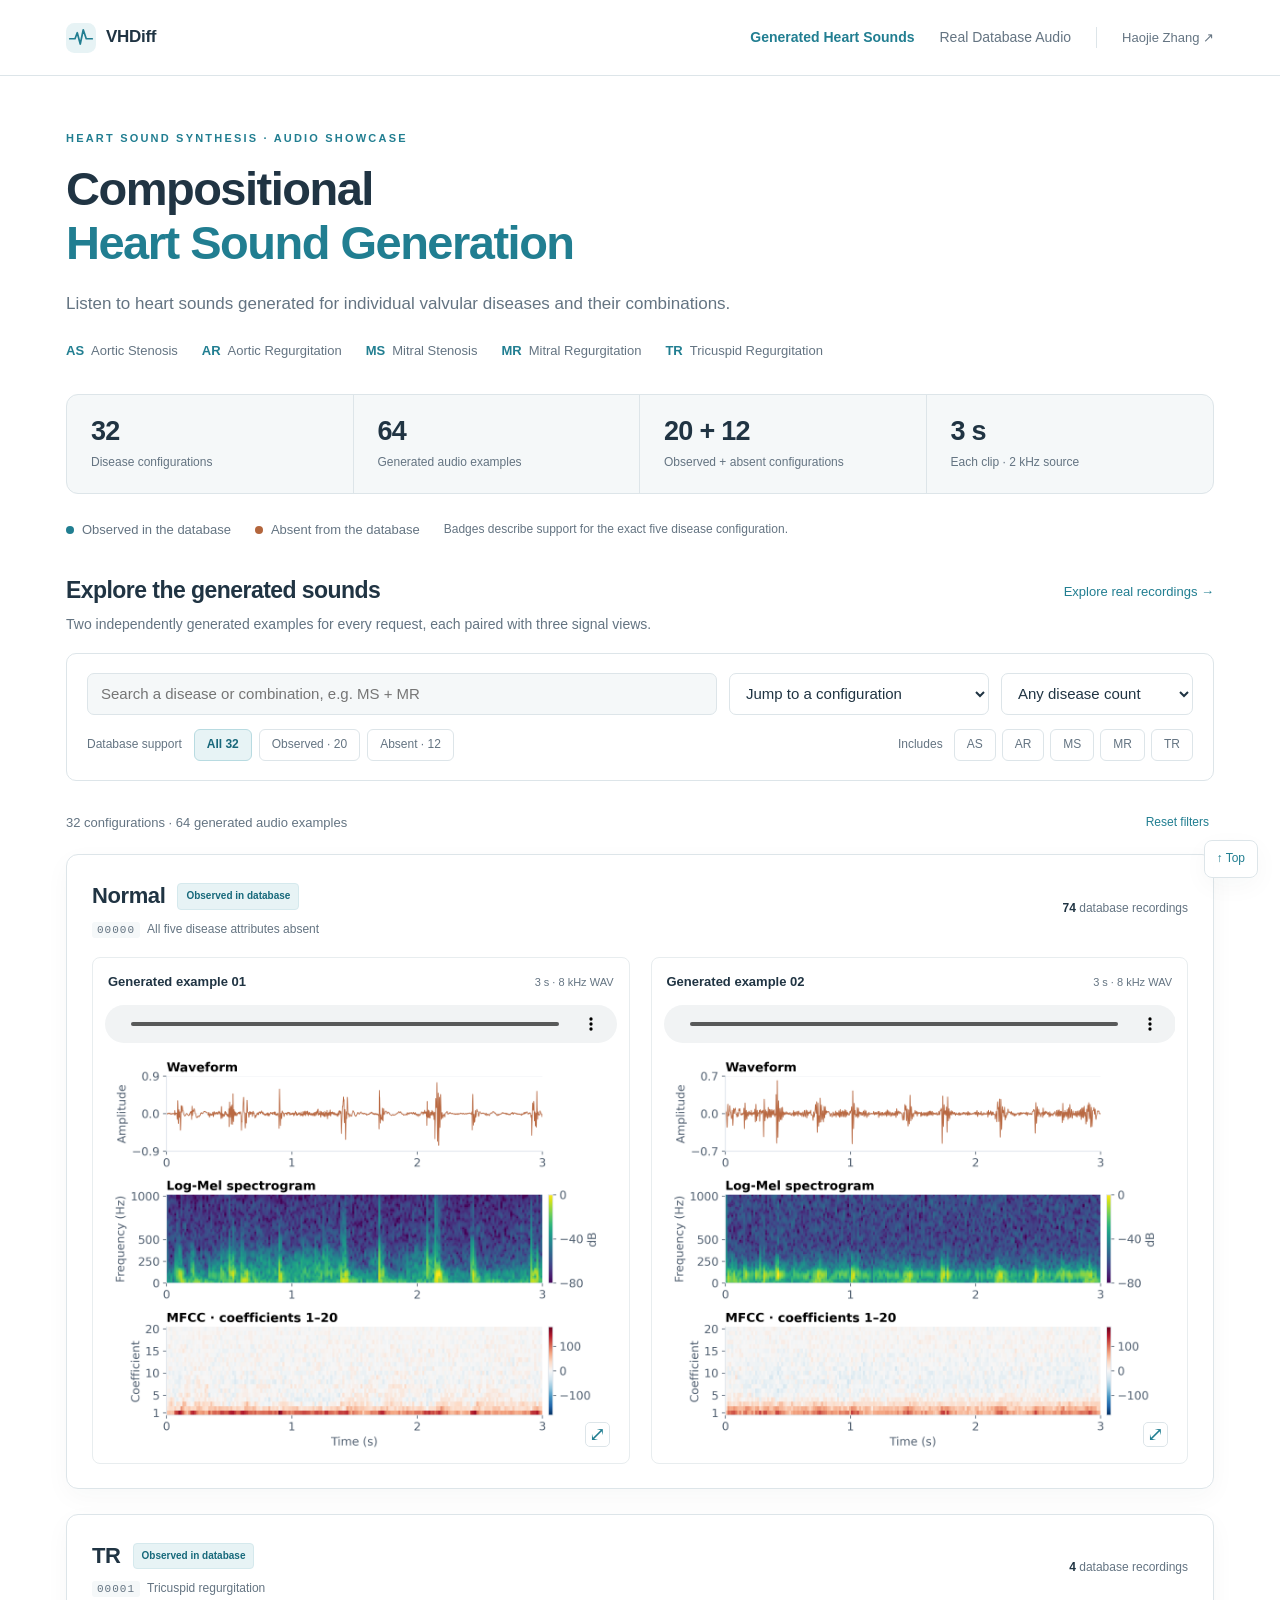
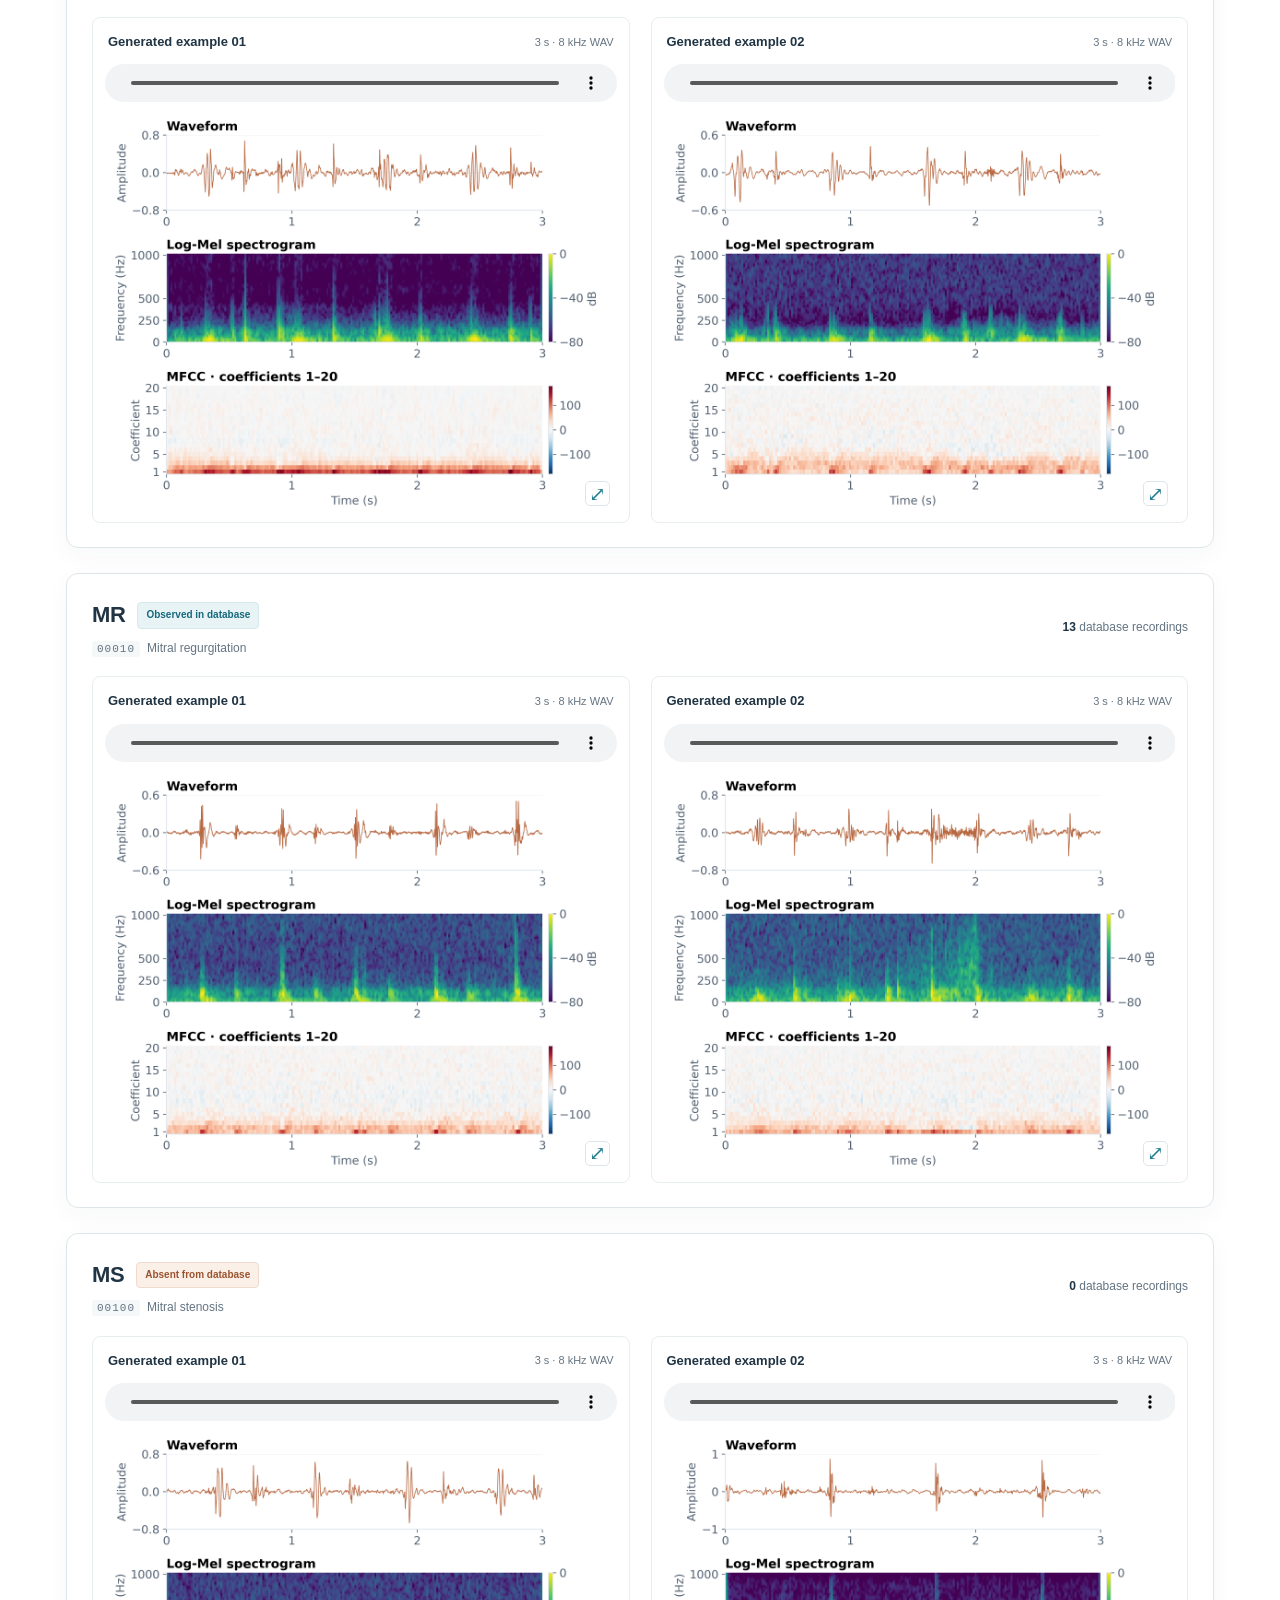
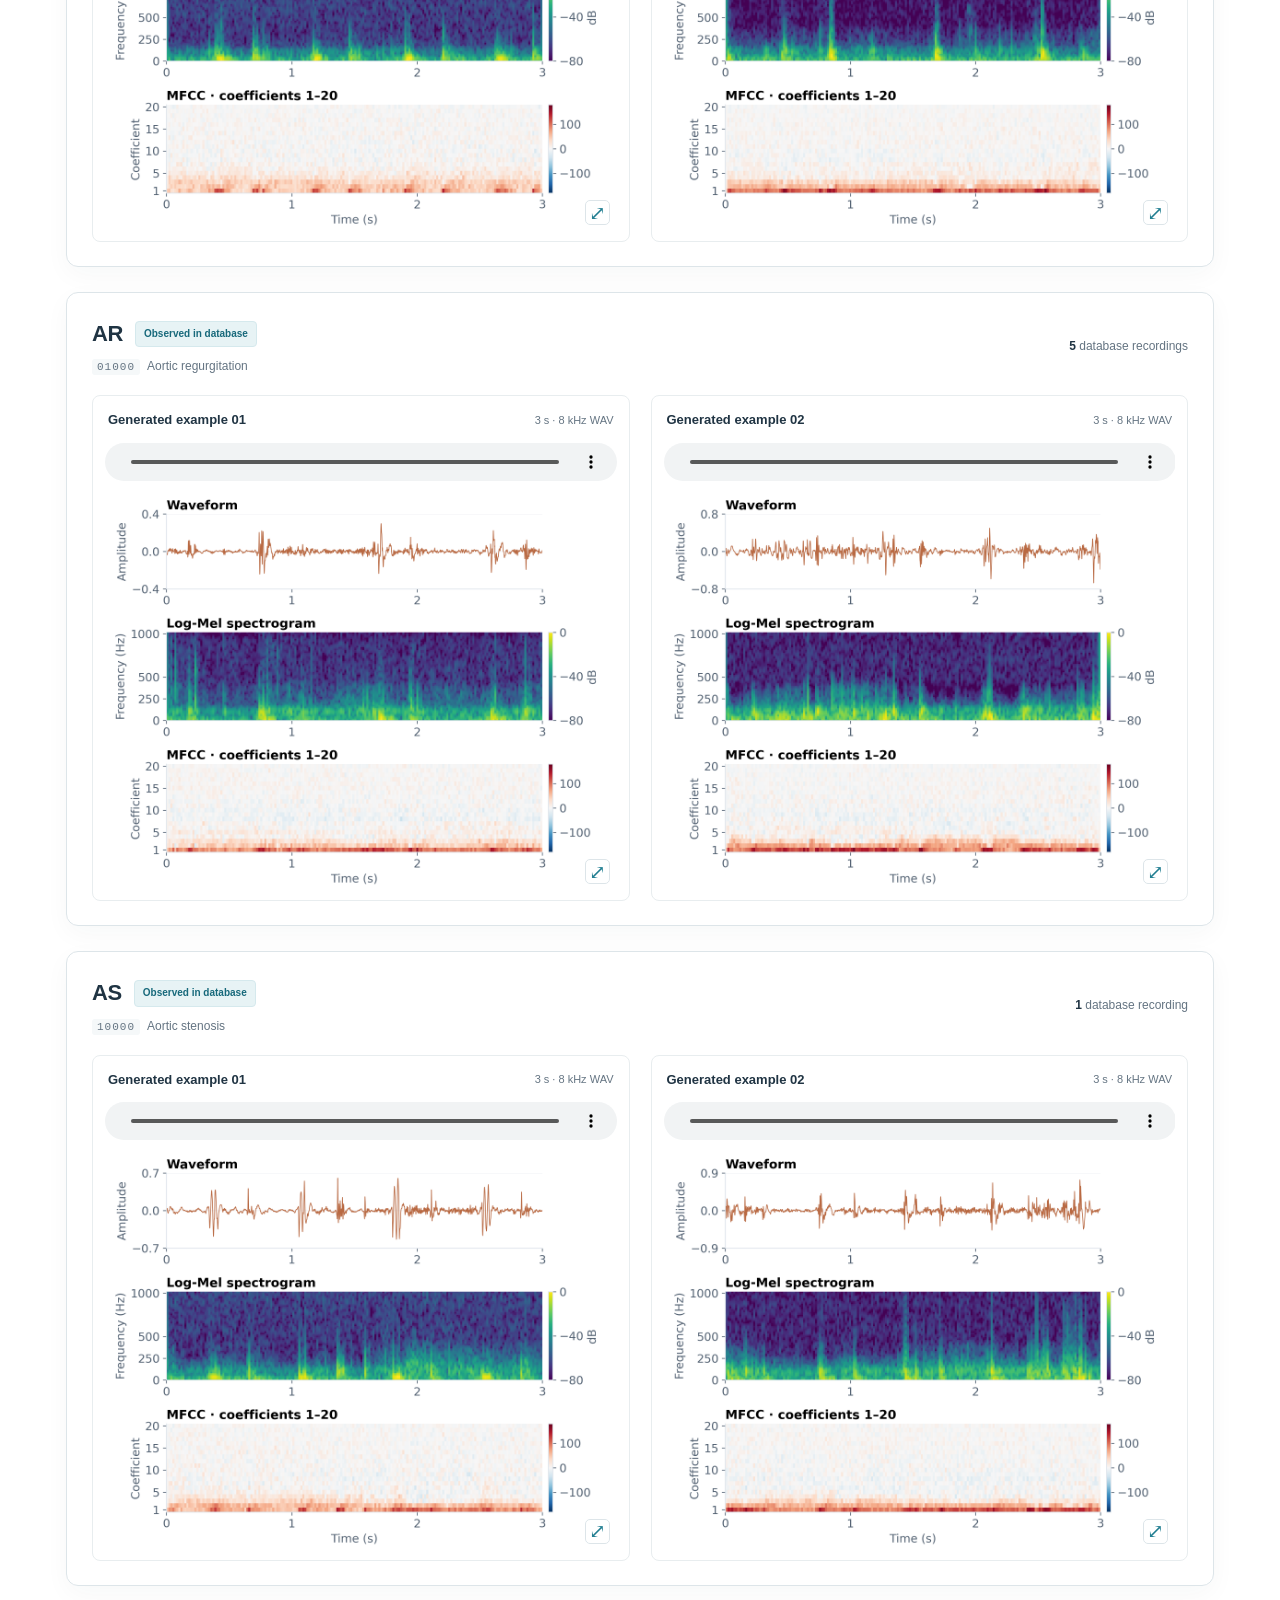
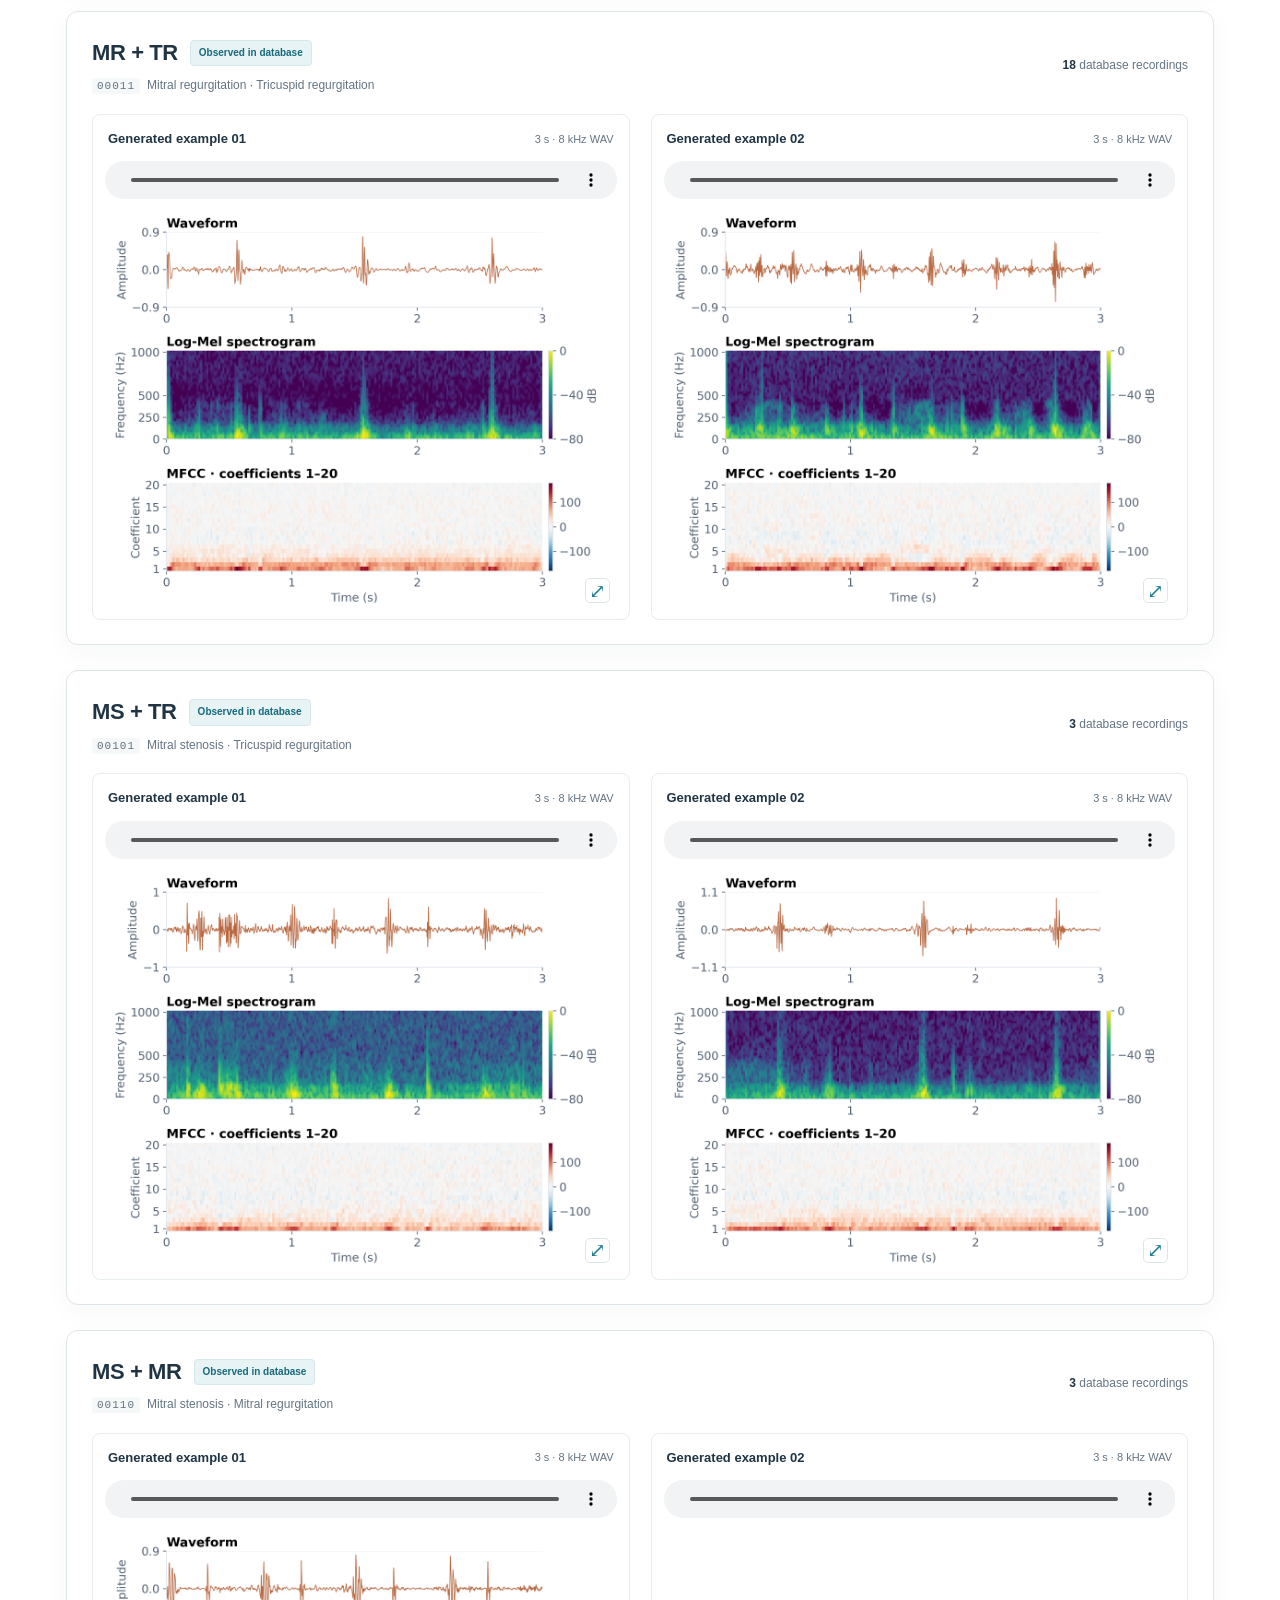
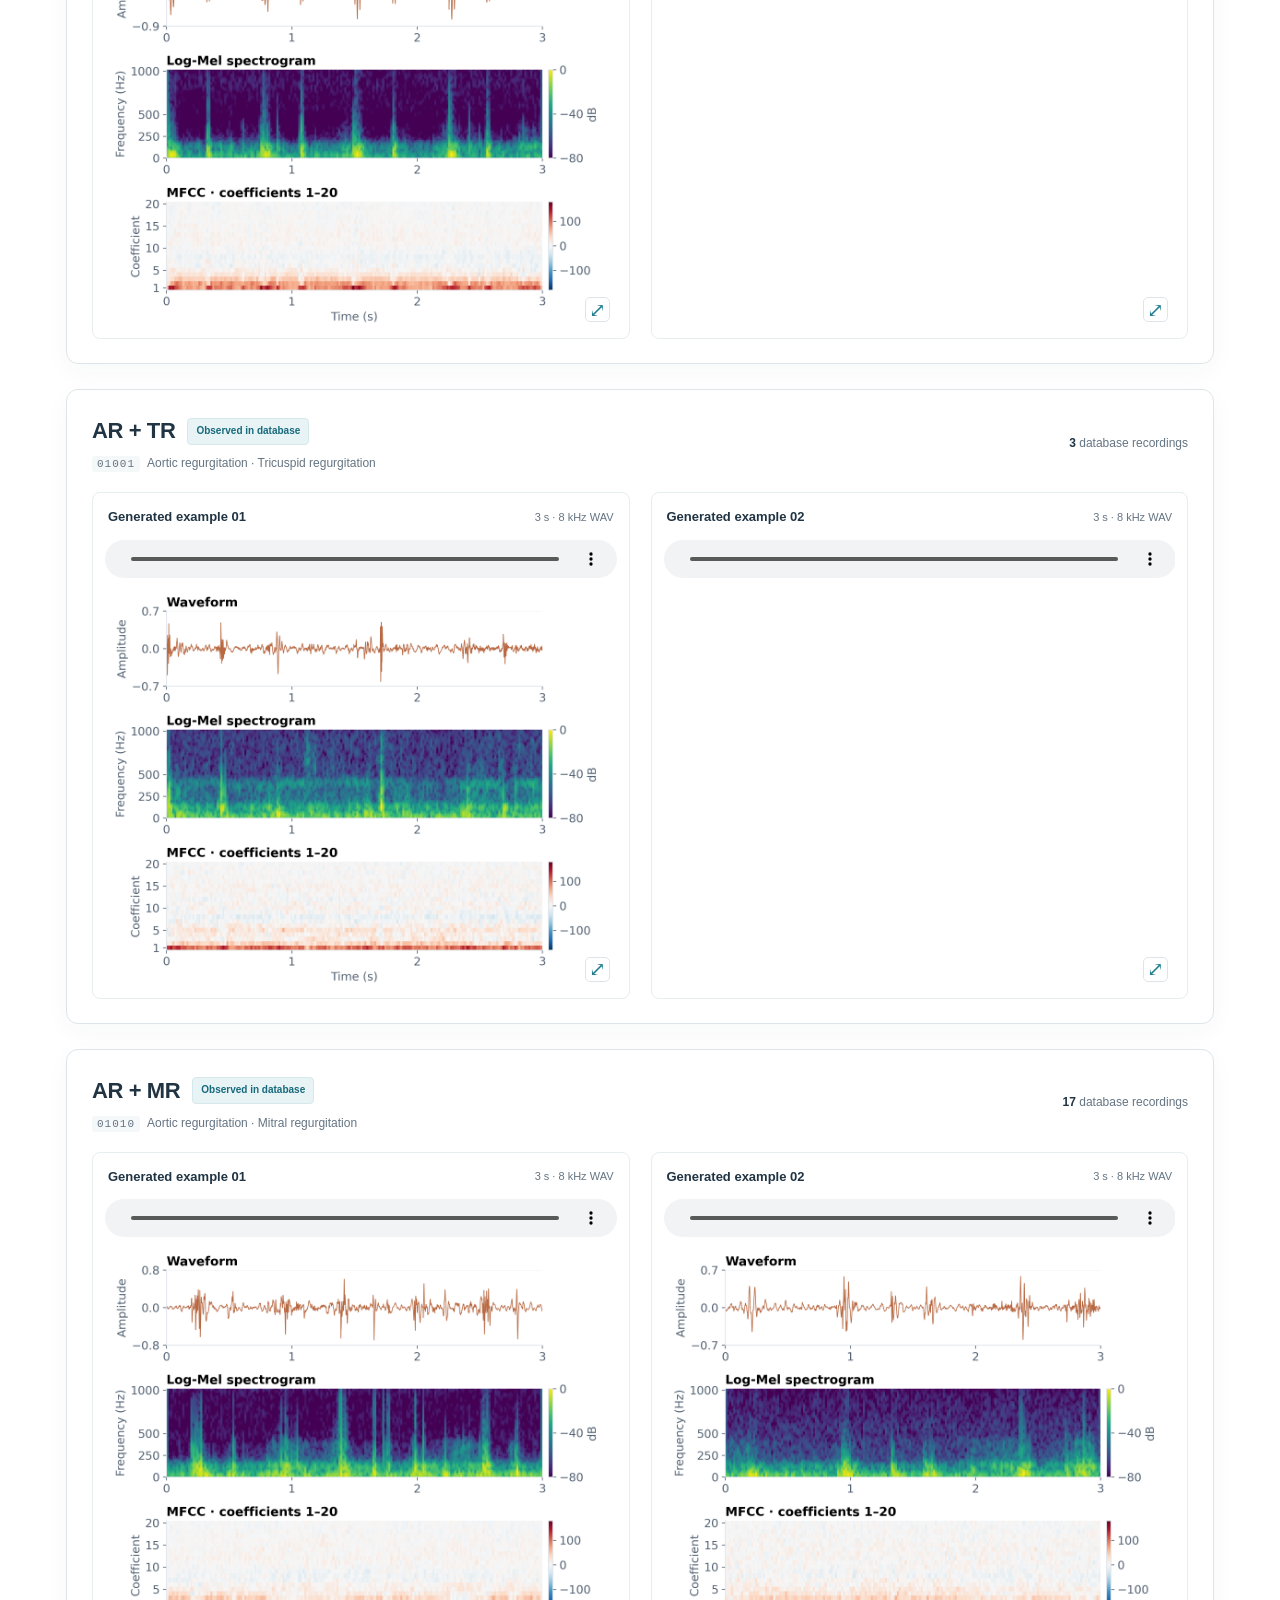
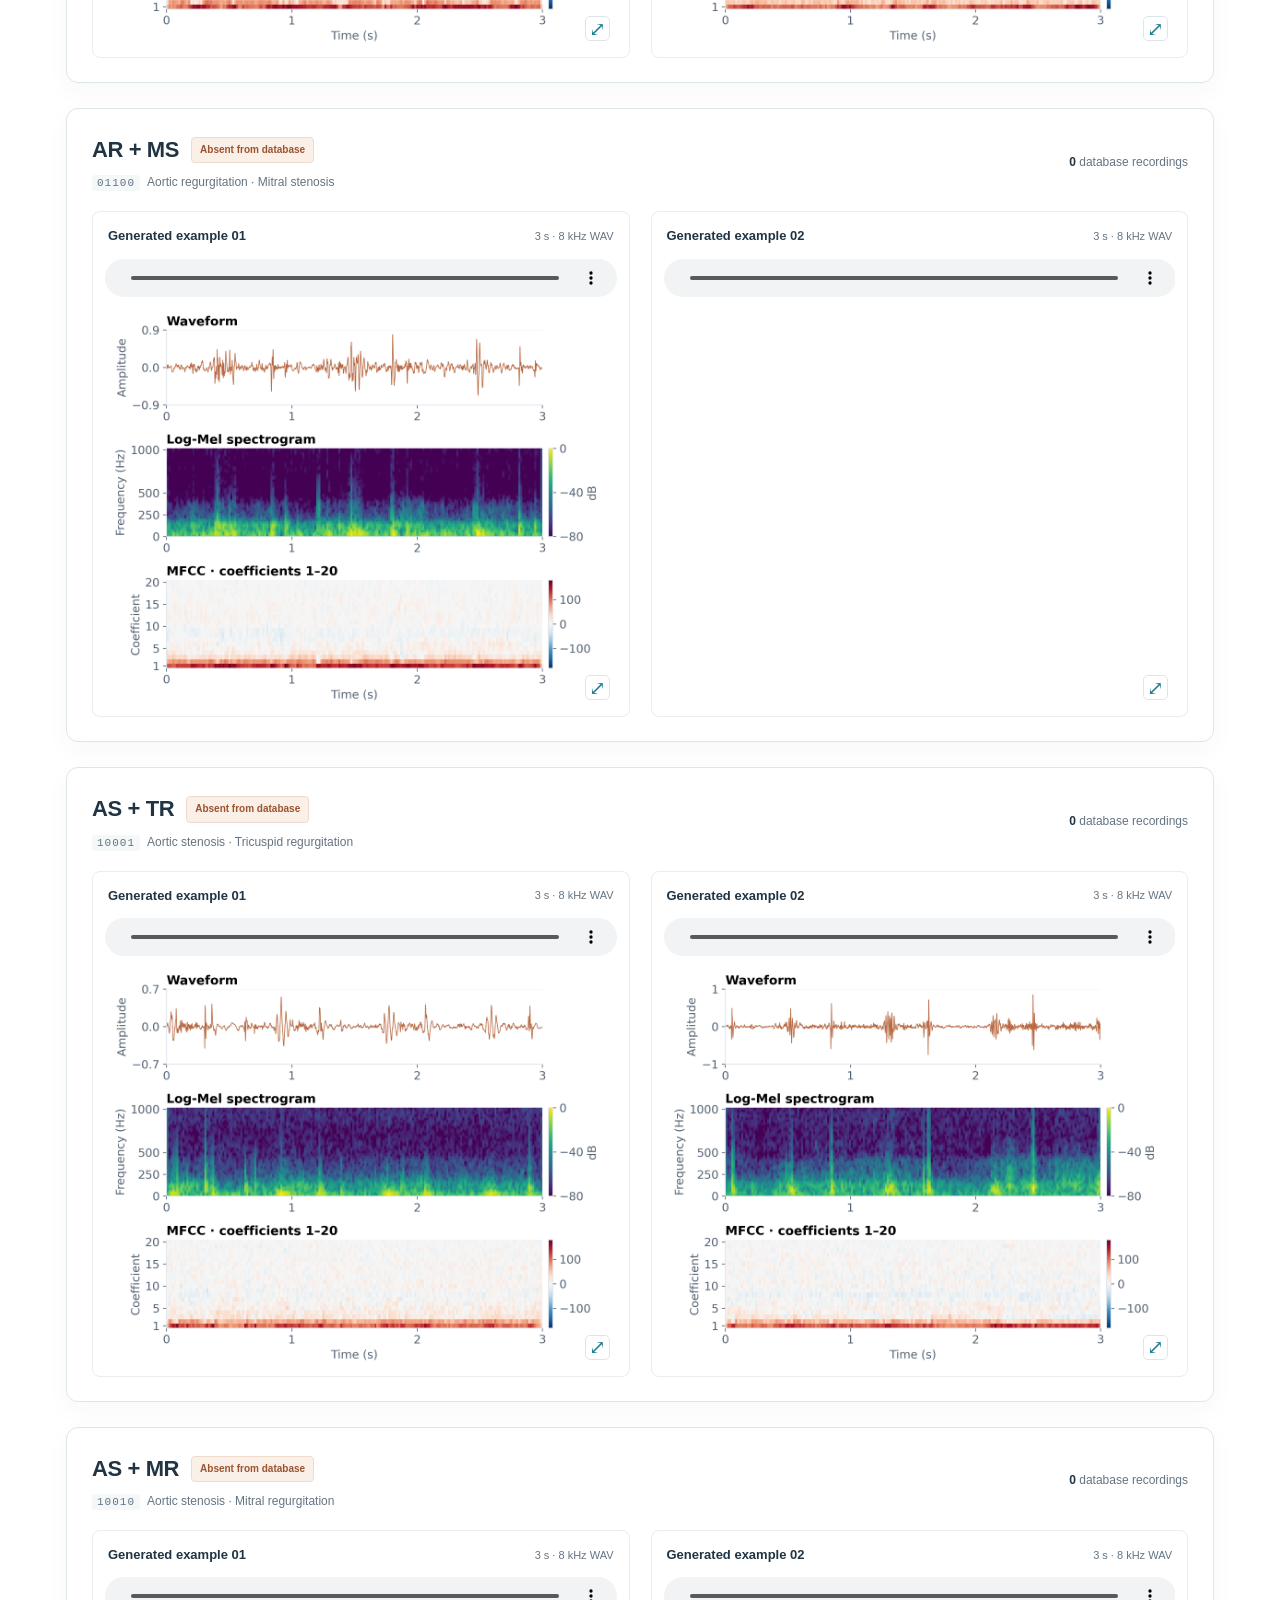
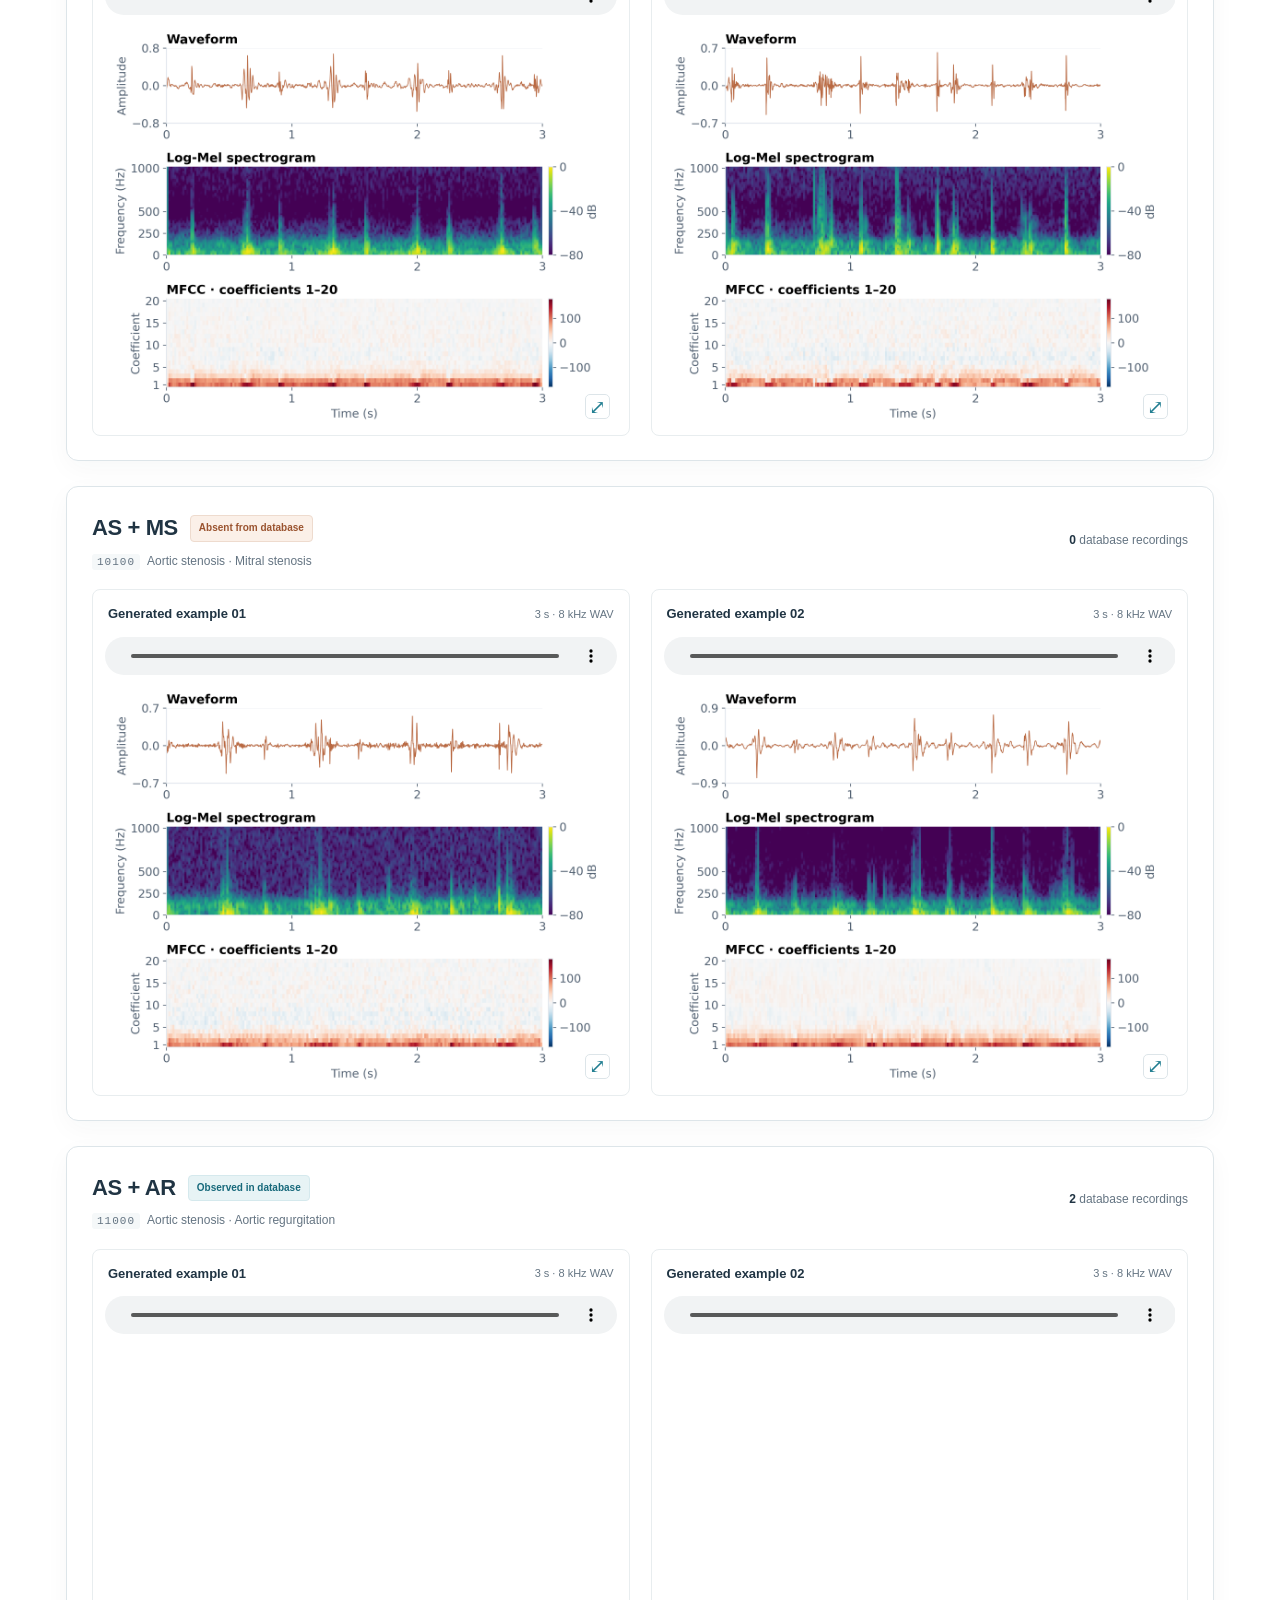
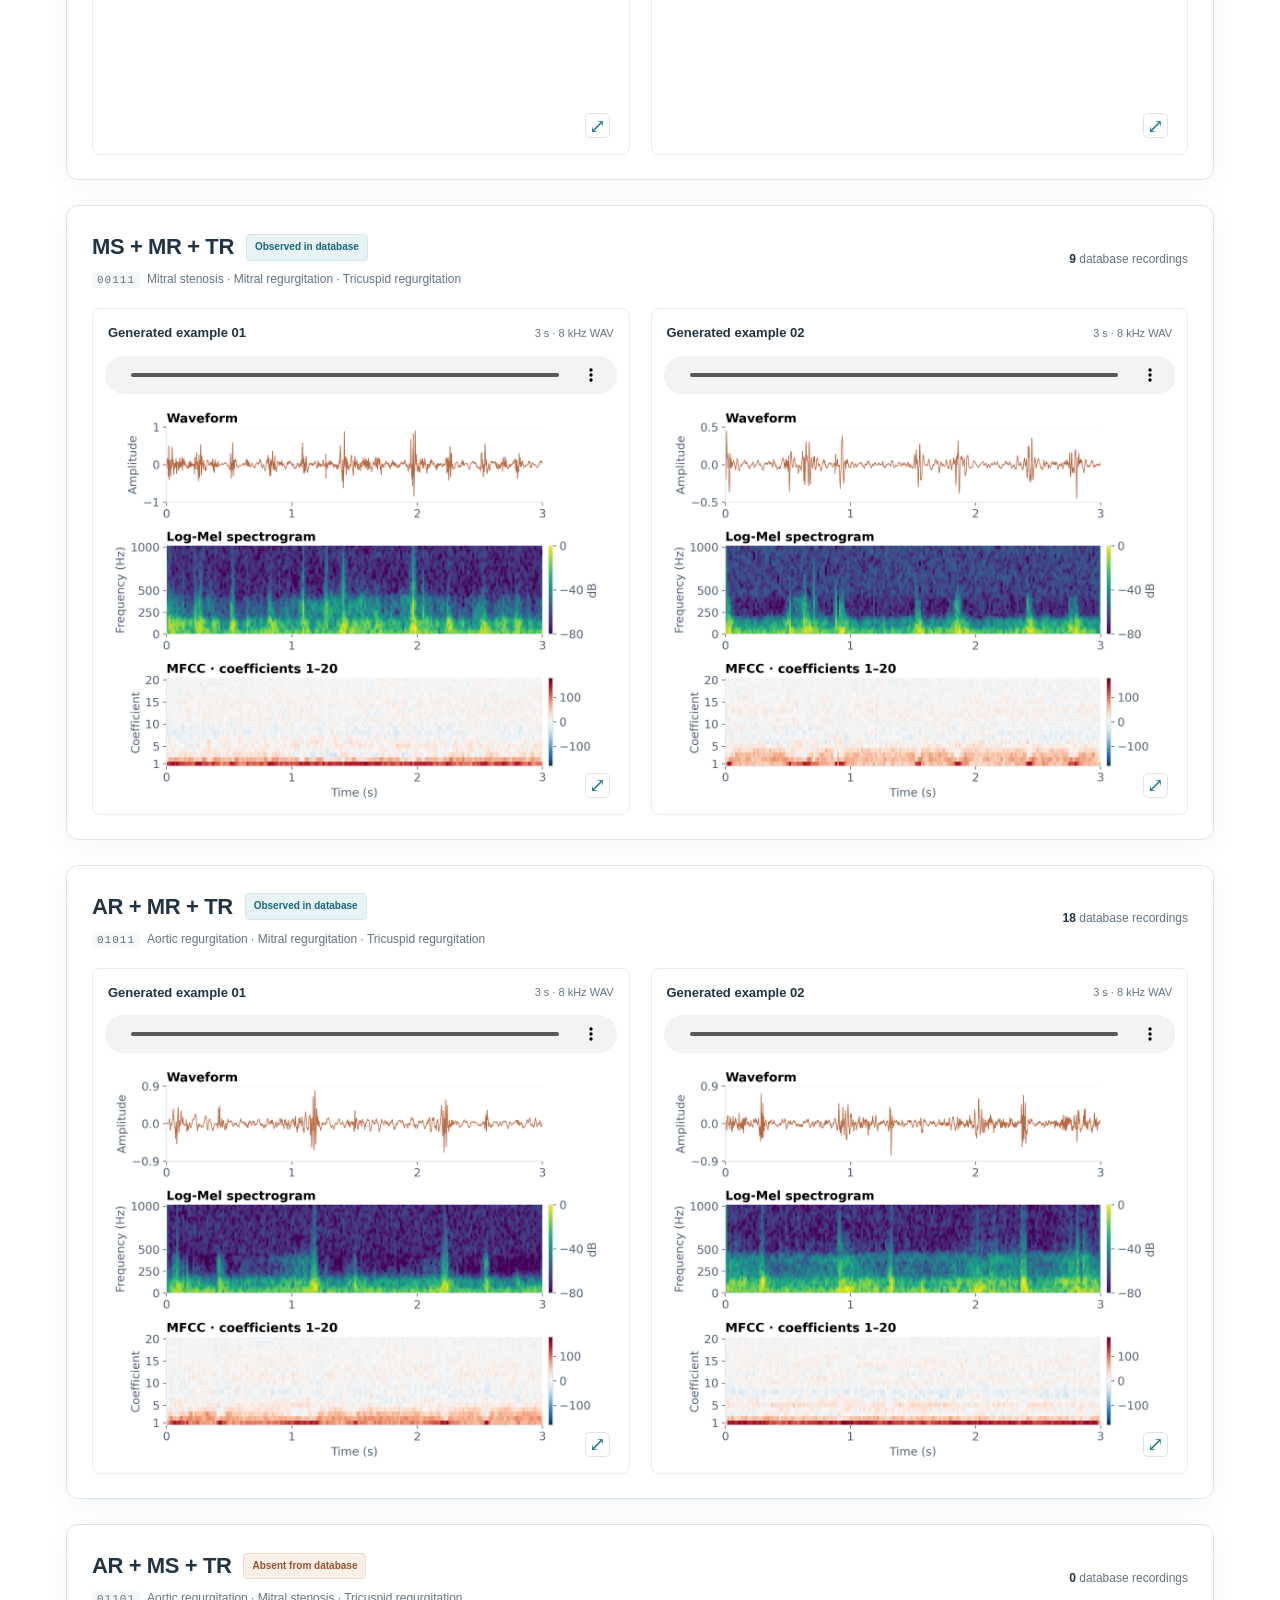
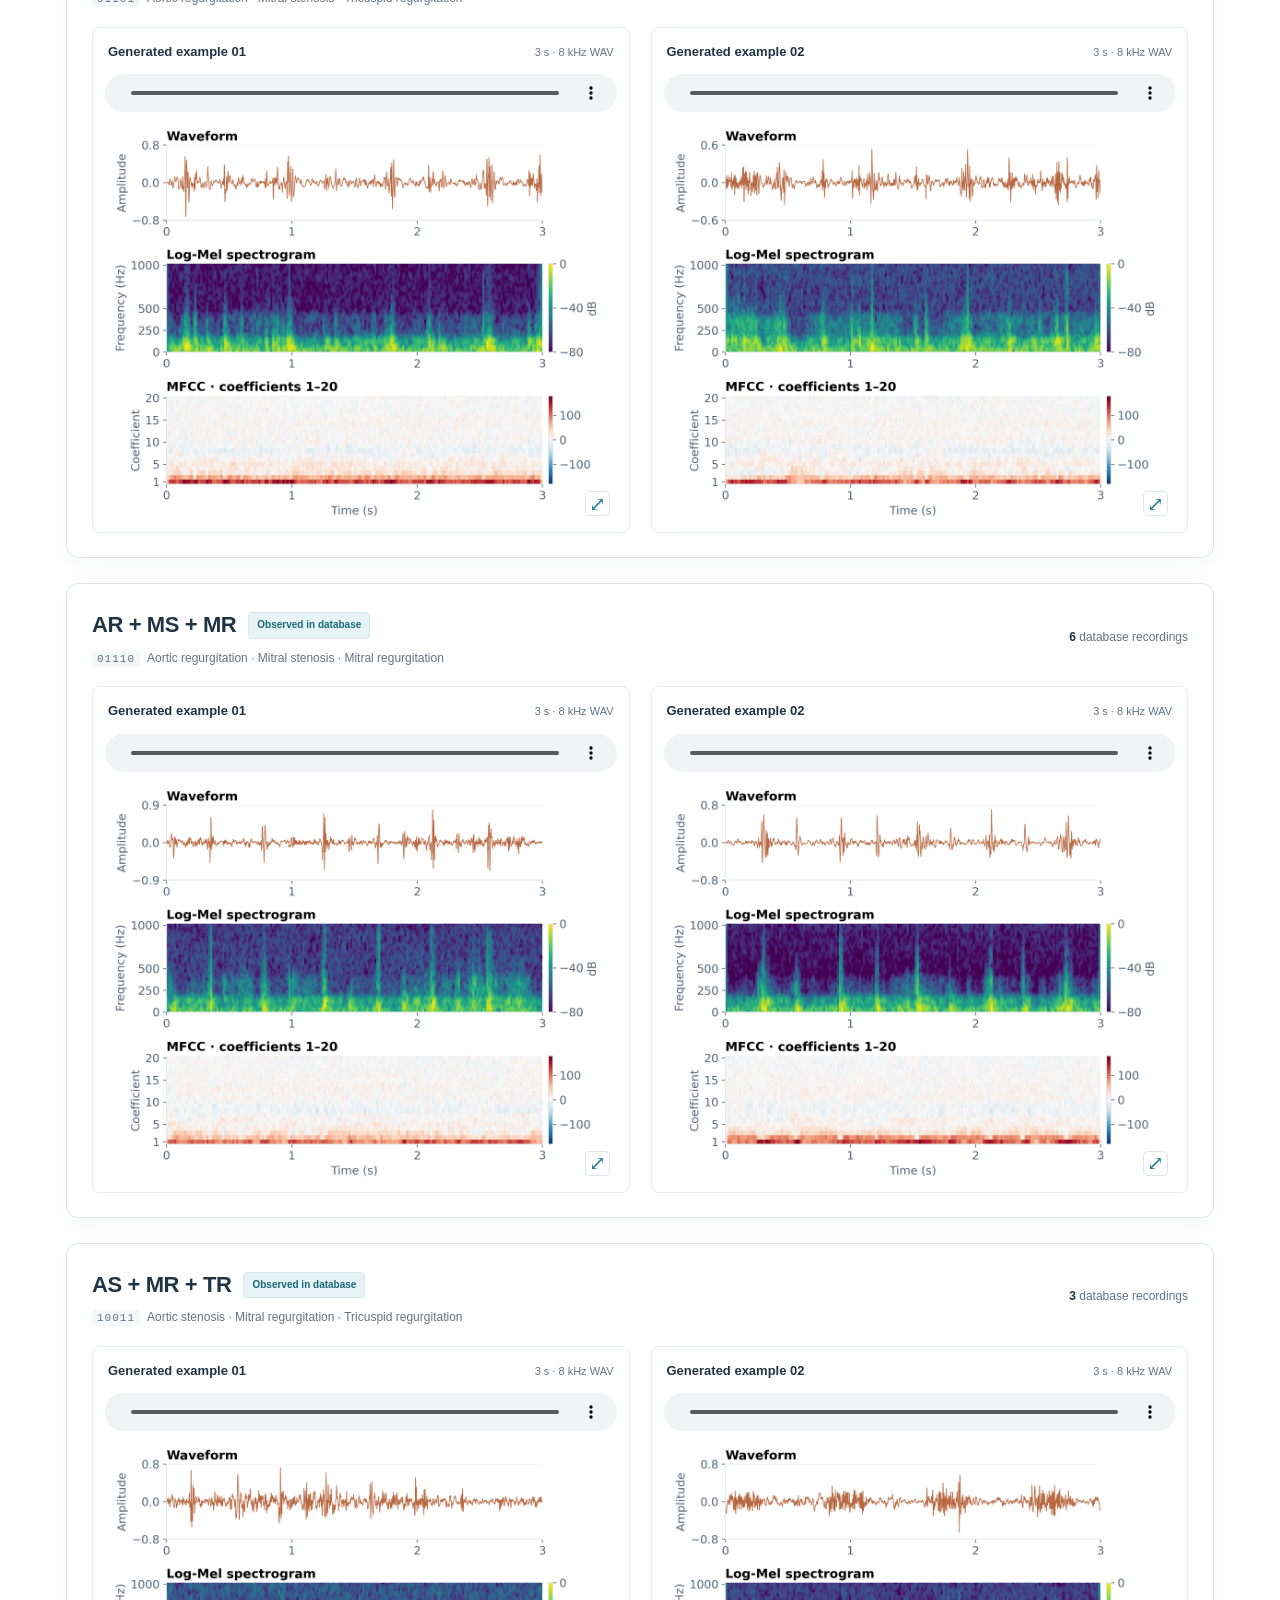
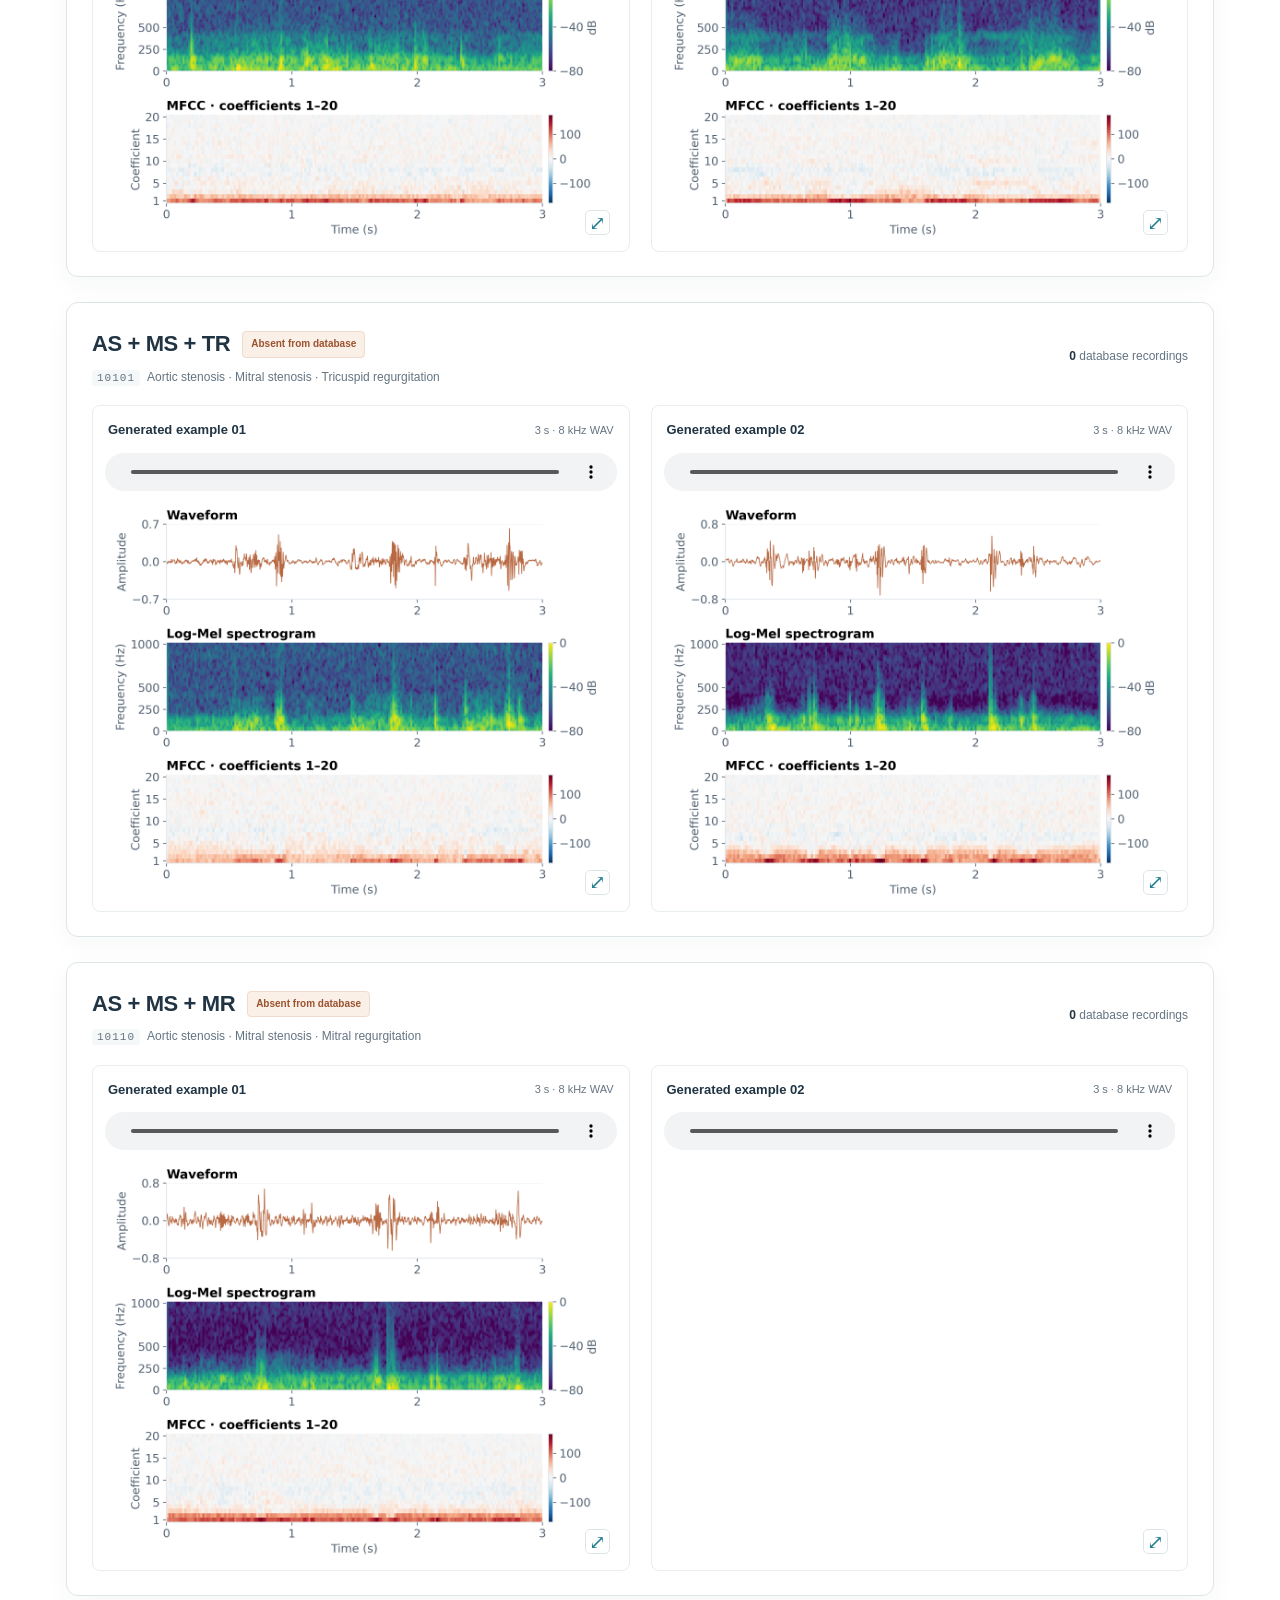
<file: docs/index.html>
<!doctype html>
<html lang="en">
<head>
  <meta charset="utf-8">
  <meta name="viewport" content="width=device-width, initial-scale=1">
  <meta name="description" content="Listen to compositional heart sound synthesis across 32 valvular disease configurations. Two generated examples per condition with waveform, Log-Mel and MFCC visualizations.">
  <title>Compositional Heart Sound Generation | Haojie Zhang</title>
  <link rel="canonical" href="https://zhj12399.github.io/VHDiff/">
  <link rel="icon" href="favicon.svg" type="image/svg+xml">
  <link rel="stylesheet" href="styles.css?v=20261105-header">
  <script src="manifest.js?v=20261012-ts2" defer></script>
  <script src="app.js?v=20261012-ts2" defer></script>
</head>
<body data-gallery="generated">
  <a class="skip-link" href="#main">Skip to audio gallery</a>
  <header class="site-header"><div class="header-inner"><a class="brand" href="./"><img src="favicon.svg" alt="">VHDiff</a><nav class="top-nav" aria-label="Main navigation"><a href="./" aria-current="page">Generated Heart Sounds</a><a href="real.html">Real Database Audio</a><a class="home-link" href="https://zhj12399.de/">Haojie Zhang ↗</a></nav></div></header>
  <main id="main" class="layout">
    <section class="hero"><p class="eyebrow">Heart sound synthesis · Audio showcase</p><h1>Compositional<br><span>Heart Sound Generation</span></h1><p class="lede">Listen to heart sounds generated for individual valvular diseases and their combinations.</p><dl class="disease-key" aria-label="Disease Abbreviations"><div><dt>AS</dt><dd>Aortic Stenosis</dd></div><div><dt>AR</dt><dd>Aortic Regurgitation</dd></div><div><dt>MS</dt><dd>Mitral Stenosis</dd></div><div><dt>MR</dt><dd>Mitral Regurgitation</dd></div><div><dt>TR</dt><dd>Tricuspid Regurgitation</dd></div></dl></section>
    <div class="stats" aria-label="Gallery overview"><div class="stat"><strong>32</strong><span>Disease configurations</span></div><div class="stat"><strong>64</strong><span>Generated audio examples</span></div><div class="stat"><strong>20 + 12</strong><span>Observed + absent configurations</span></div><div class="stat"><strong>3 s</strong><span>Each clip · 2 kHz source</span></div></div>
    <div class="legend"><span class="legend-label"><span class="legend-mark"></span>Observed in the database</span><span class="legend-label"><span class="legend-mark new"></span>Absent from the database</span><span class="legend-note">Badges describe support for the exact five disease configuration.</span></div>
    <div class="library-heading"><div><h2>Explore the generated sounds</h2><p>Two independently generated examples for every request, each paired with three signal views.</p></div><a class="view-link" href="real.html">Explore real recordings →</a></div>
    <div class="controls"><div class="controls-top"><div class="search-box"><label class="sr-only" for="search">Search disease configuration</label><input id="search" type="search" placeholder="Search a disease or combination, e.g. MS + MR" autocomplete="off"></div><label class="sr-only" for="jump">Jump to configuration</label><select id="jump"><option value="">Jump to a configuration</option></select><label class="sr-only" for="count-filter">Requested disease count</label><select id="count-filter"><option value="all">Any disease count</option><option value="0">Normal</option><option value="1">One disease</option><option value="2">Two diseases</option><option value="3">Three diseases</option><option value="4">Four diseases</option><option value="5">Five diseases</option></select></div><div class="filter-row"><span class="filter-label">Database support</span><button class="chip" type="button" data-coverage="all" aria-pressed="true">All 32</button><button class="chip" type="button" data-coverage="observed" aria-pressed="false">Observed · 20</button><button class="chip new" type="button" data-coverage="unobserved" aria-pressed="false">Absent · 12</button><div class="disease-filter"><span class="filter-label">Includes</span><button class="chip" type="button" data-disease="AS" aria-pressed="false">AS</button><button class="chip" type="button" data-disease="AR" aria-pressed="false">AR</button><button class="chip" type="button" data-disease="MS" aria-pressed="false">MS</button><button class="chip" type="button" data-disease="MR" aria-pressed="false">MR</button><button class="chip" type="button" data-disease="TR" aria-pressed="false">TR</button></div></div></div>
    <div class="result-row"><p class="results-status" id="results-status" role="status" aria-live="polite">Loading configurations…</p><button id="reset" class="reset" type="button">Reset filters</button></div>
    <noscript><p class="noscript">Enable JavaScript to load the audio examples and signal visualizations.</p></noscript><div id="gallery"></div><p id="empty" class="empty" hidden>No configurations match these filters. Select “Reset filters” to explore the full gallery.</p>
    <section class="feature-note" aria-labelledby="views-title"><h2 id="views-title">About the audio and signal views</h2><p>Binary codes follow the order AS, AR, MS, MR, TR, with 1 indicating presence and 0 indicating absence. Normal is 00000.</p><p>Generated labels specify the requested condition. Database support refers to exact configurations in the original clinical cohort. This research gallery presents illustrative samples selected for clearly identifiable heartbeat pulses, envelope periodicity and signal integrity. Click a signal image to inspect the high resolution view.</p><p>Playback WAV copies are interpolated to 8 kHz for browser compatibility. Signal visualizations use the original 2 kHz clips.</p><div class="feature-grid"><div><h3>Waveform</h3><p>The stored 2 kHz waveform over 3 seconds, displayed with a clip specific amplitude range and the original amplitude units. The WAV player and the plots represent the same clip.</p></div><div><h3>Log-Mel</h3><p>64 Mel bands, FFT 1,024, Hann window 64 samples and hop 32 samples. Power is shown relative to each clip’s maximum, over −80 to 0 dB.</p></div><div><h3>MFCC</h3><p>Coefficients C1–C20, computed from the displayed Log-Mel representation using an orthonormal discrete cosine transform. The energy coefficient C0 is excluded, and a common color scale is used across all examples.</p></div></div></section>
    <footer class="site-footer"><span>Haojie Zhang · Compositional heart sound synthesis</span><nav aria-label="Footer navigation"><a href="real.html">Real audio</a><a href="https://github.com/zhj12399/VHDiff">GitHub ↗</a></nav></footer>
  </main><button class="back-top" id="back-top" type="button" aria-label="Back to top">↑ Top</button>
</body>
</html>
</file>
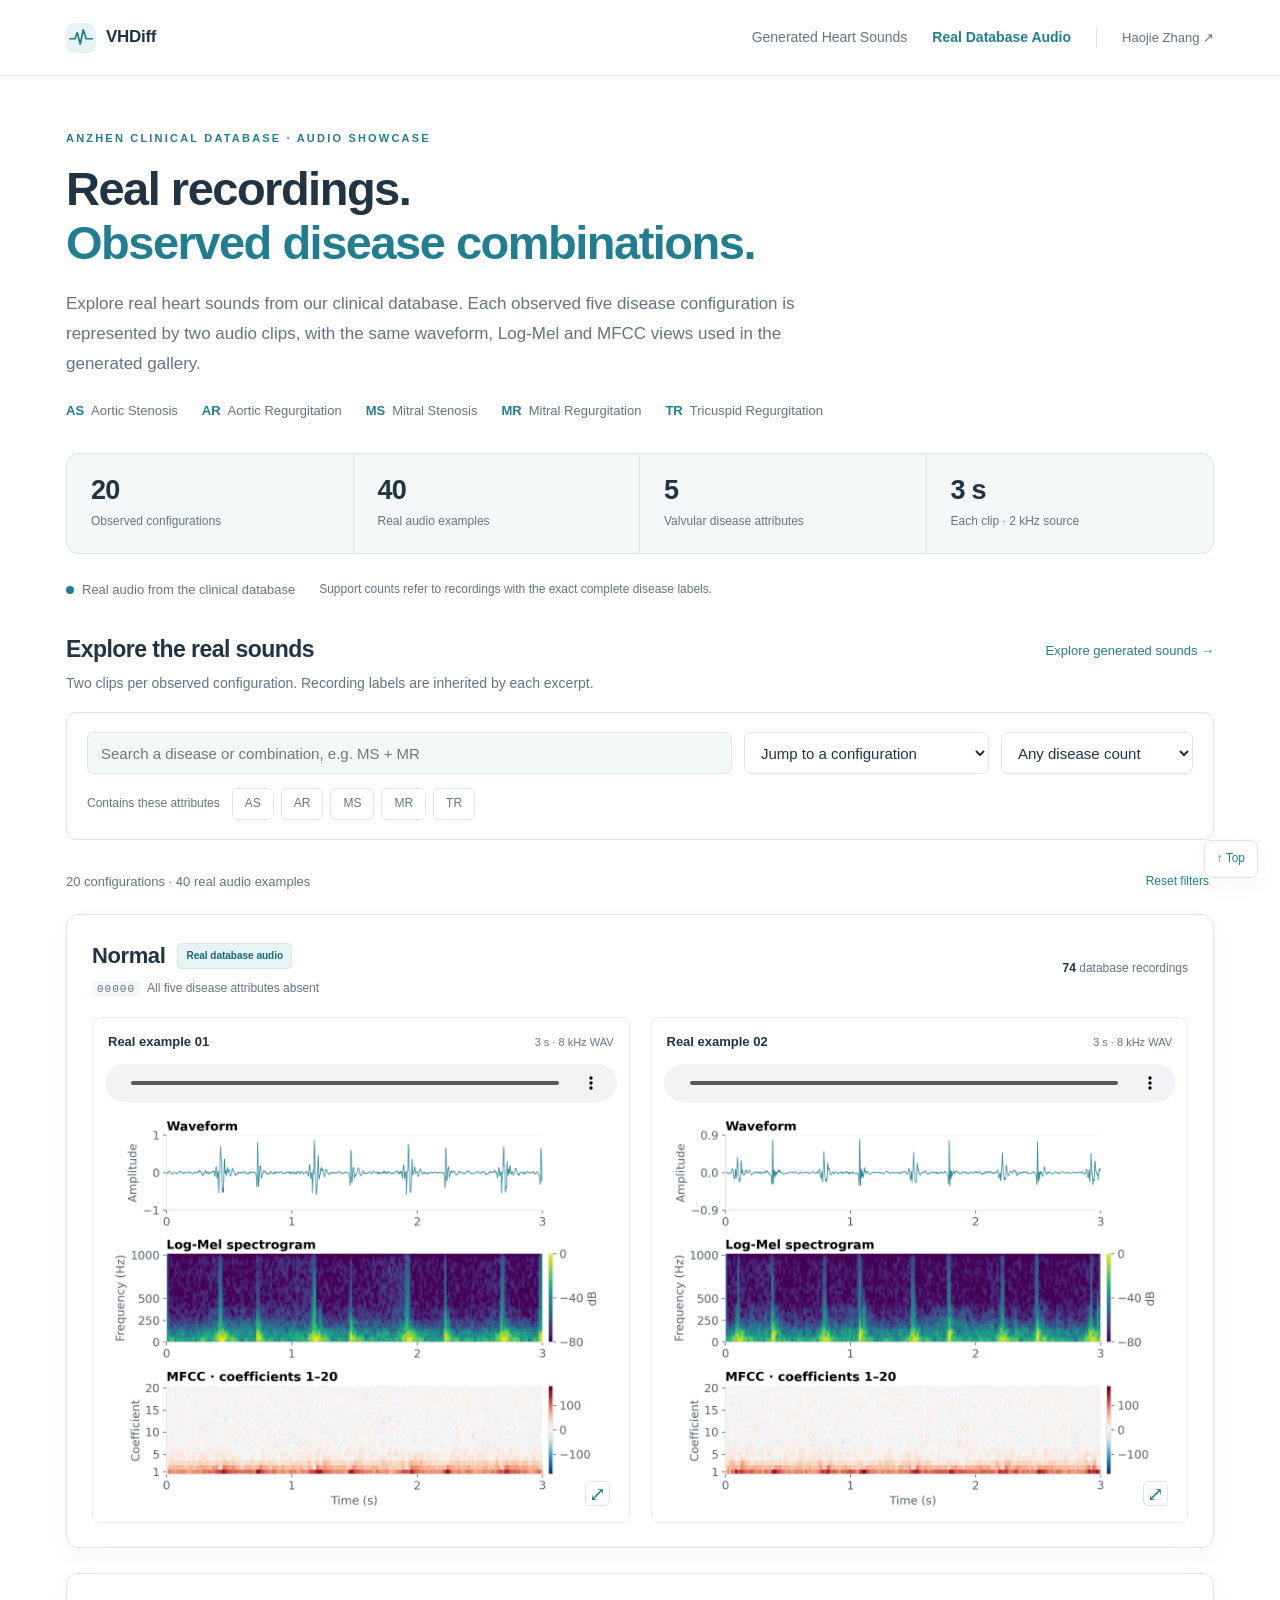
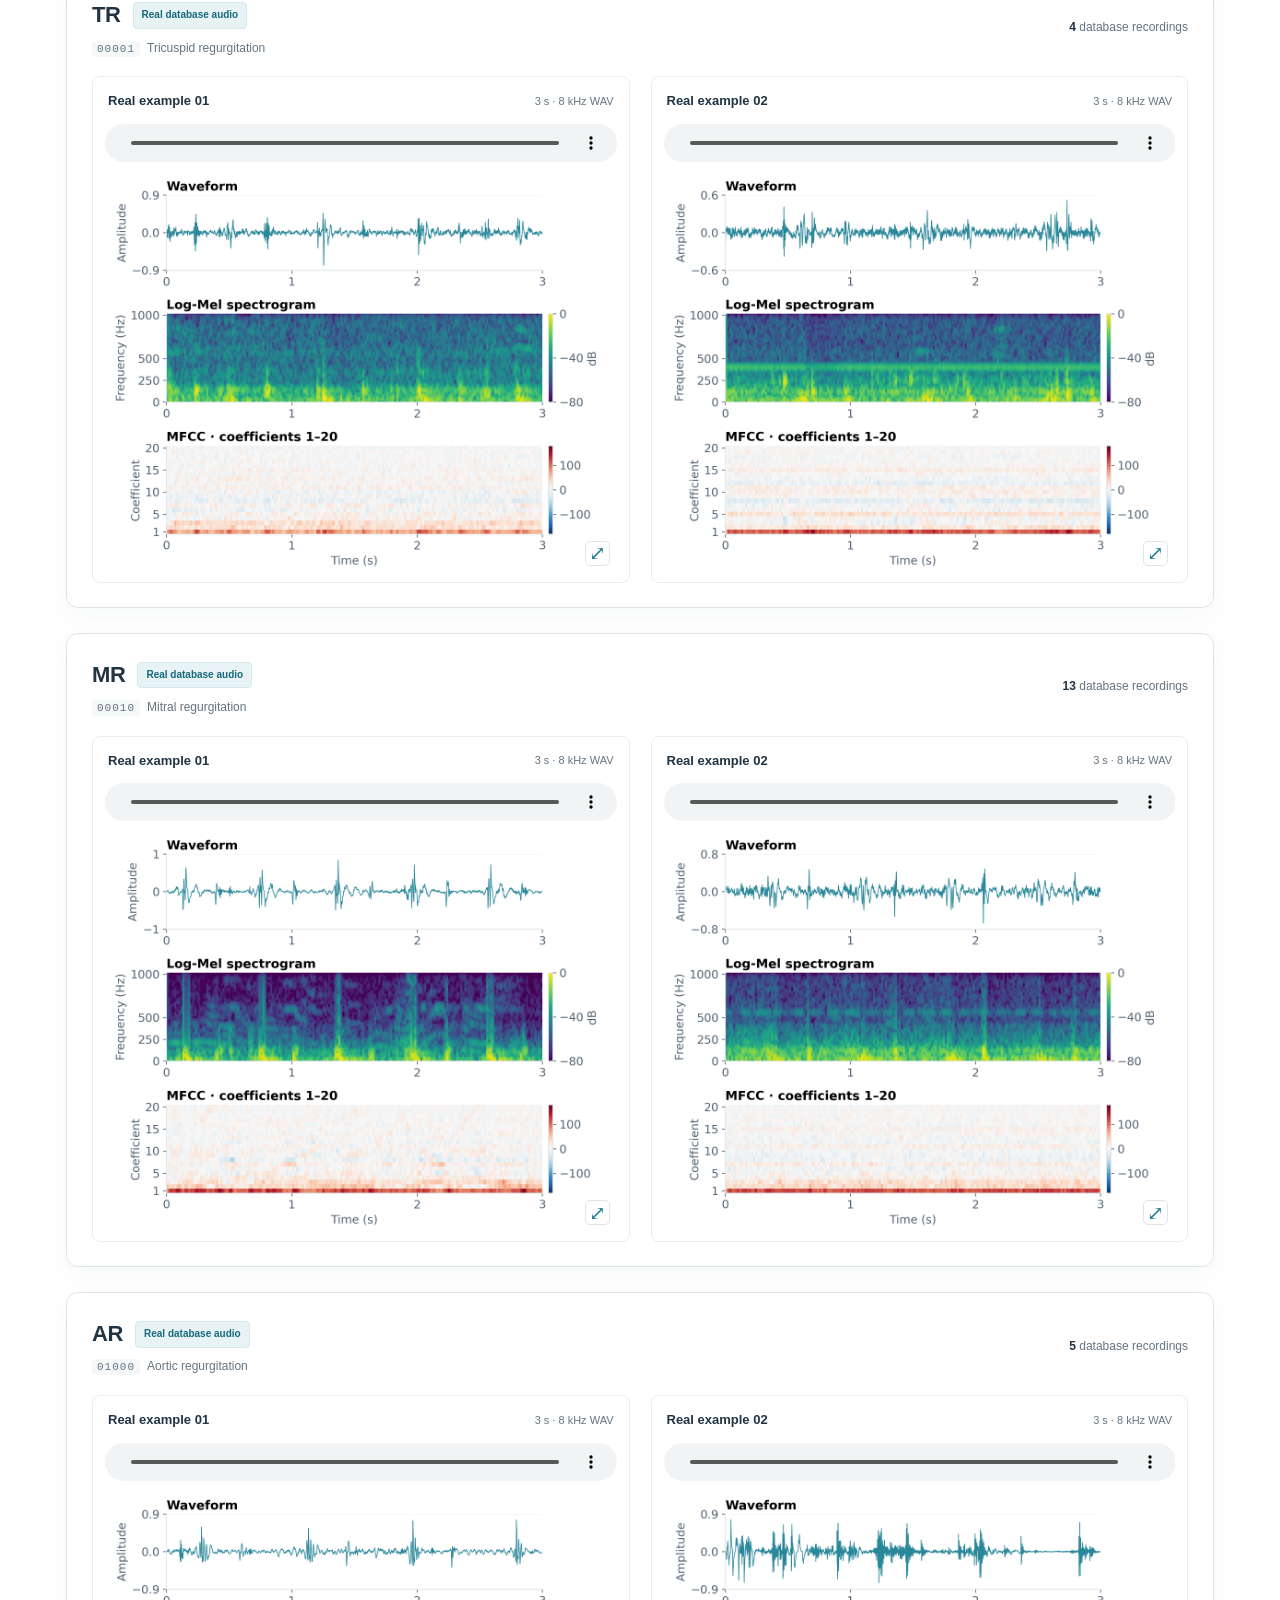
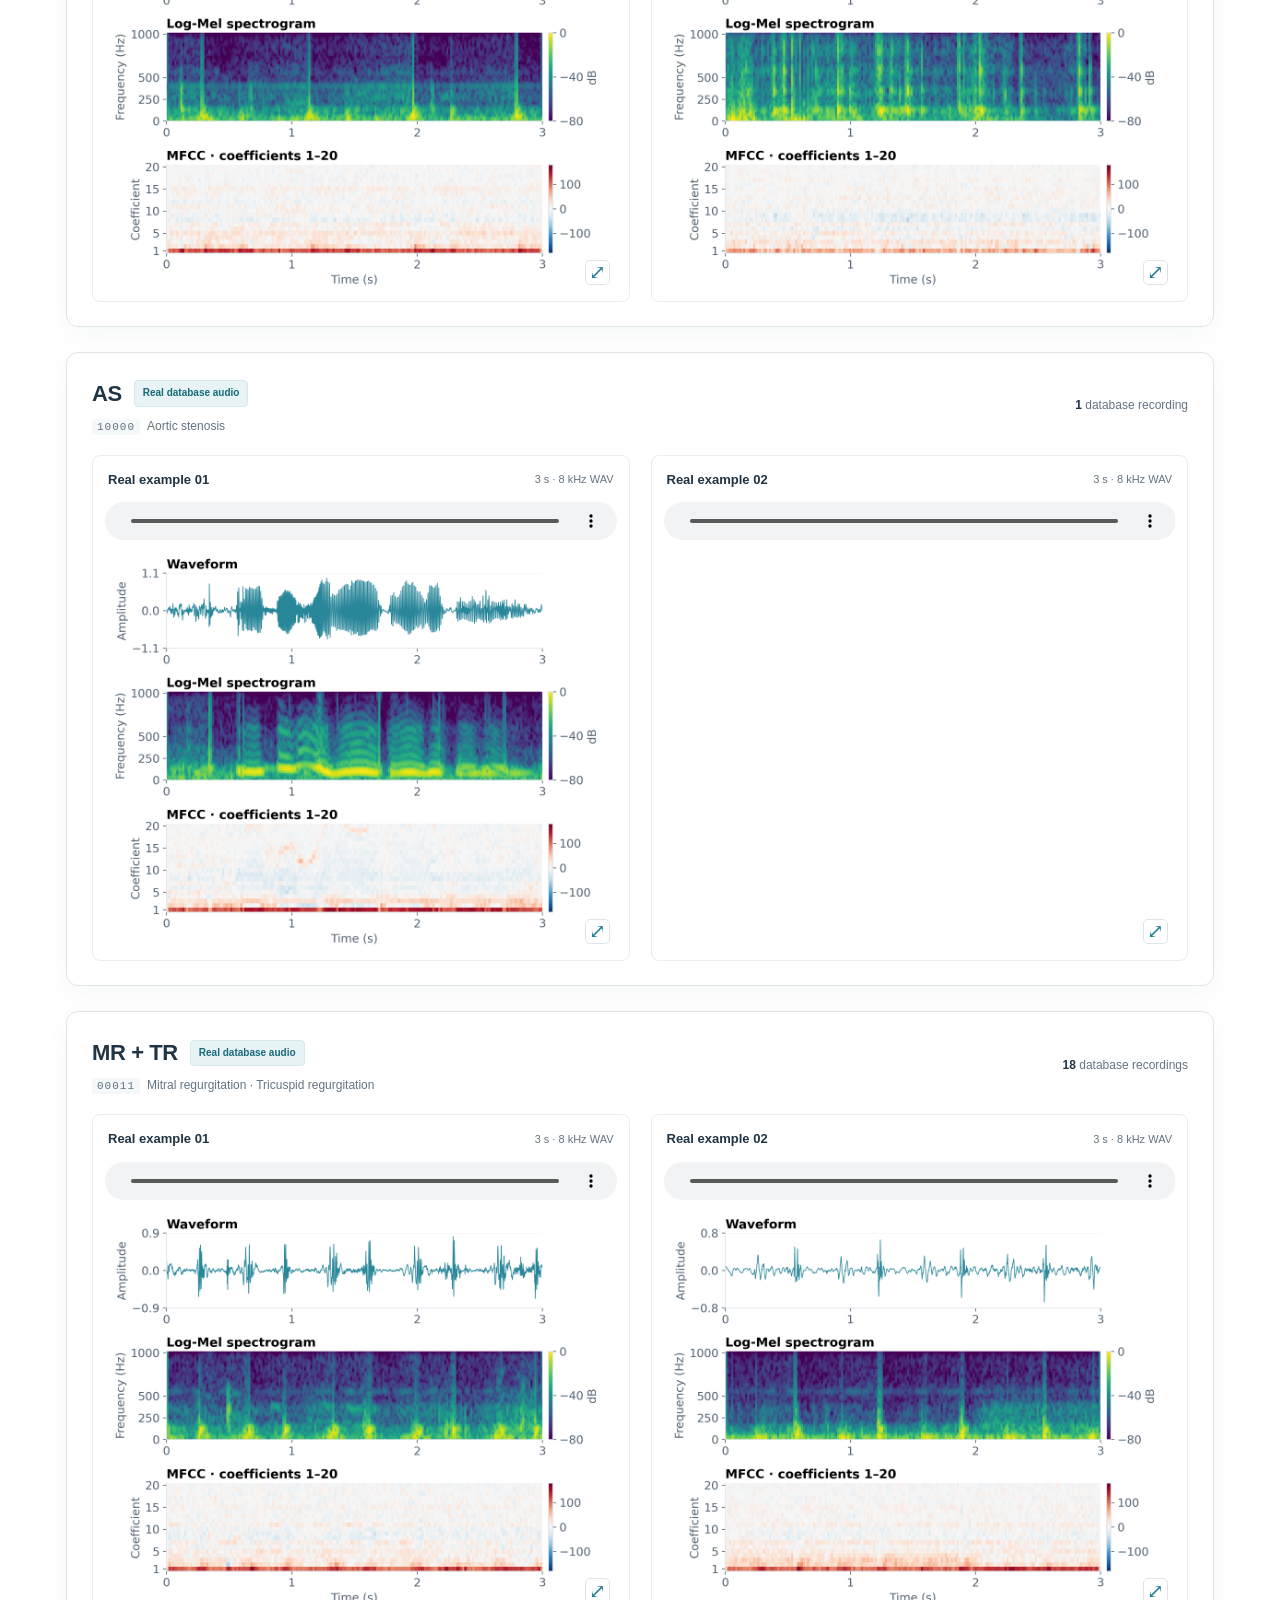
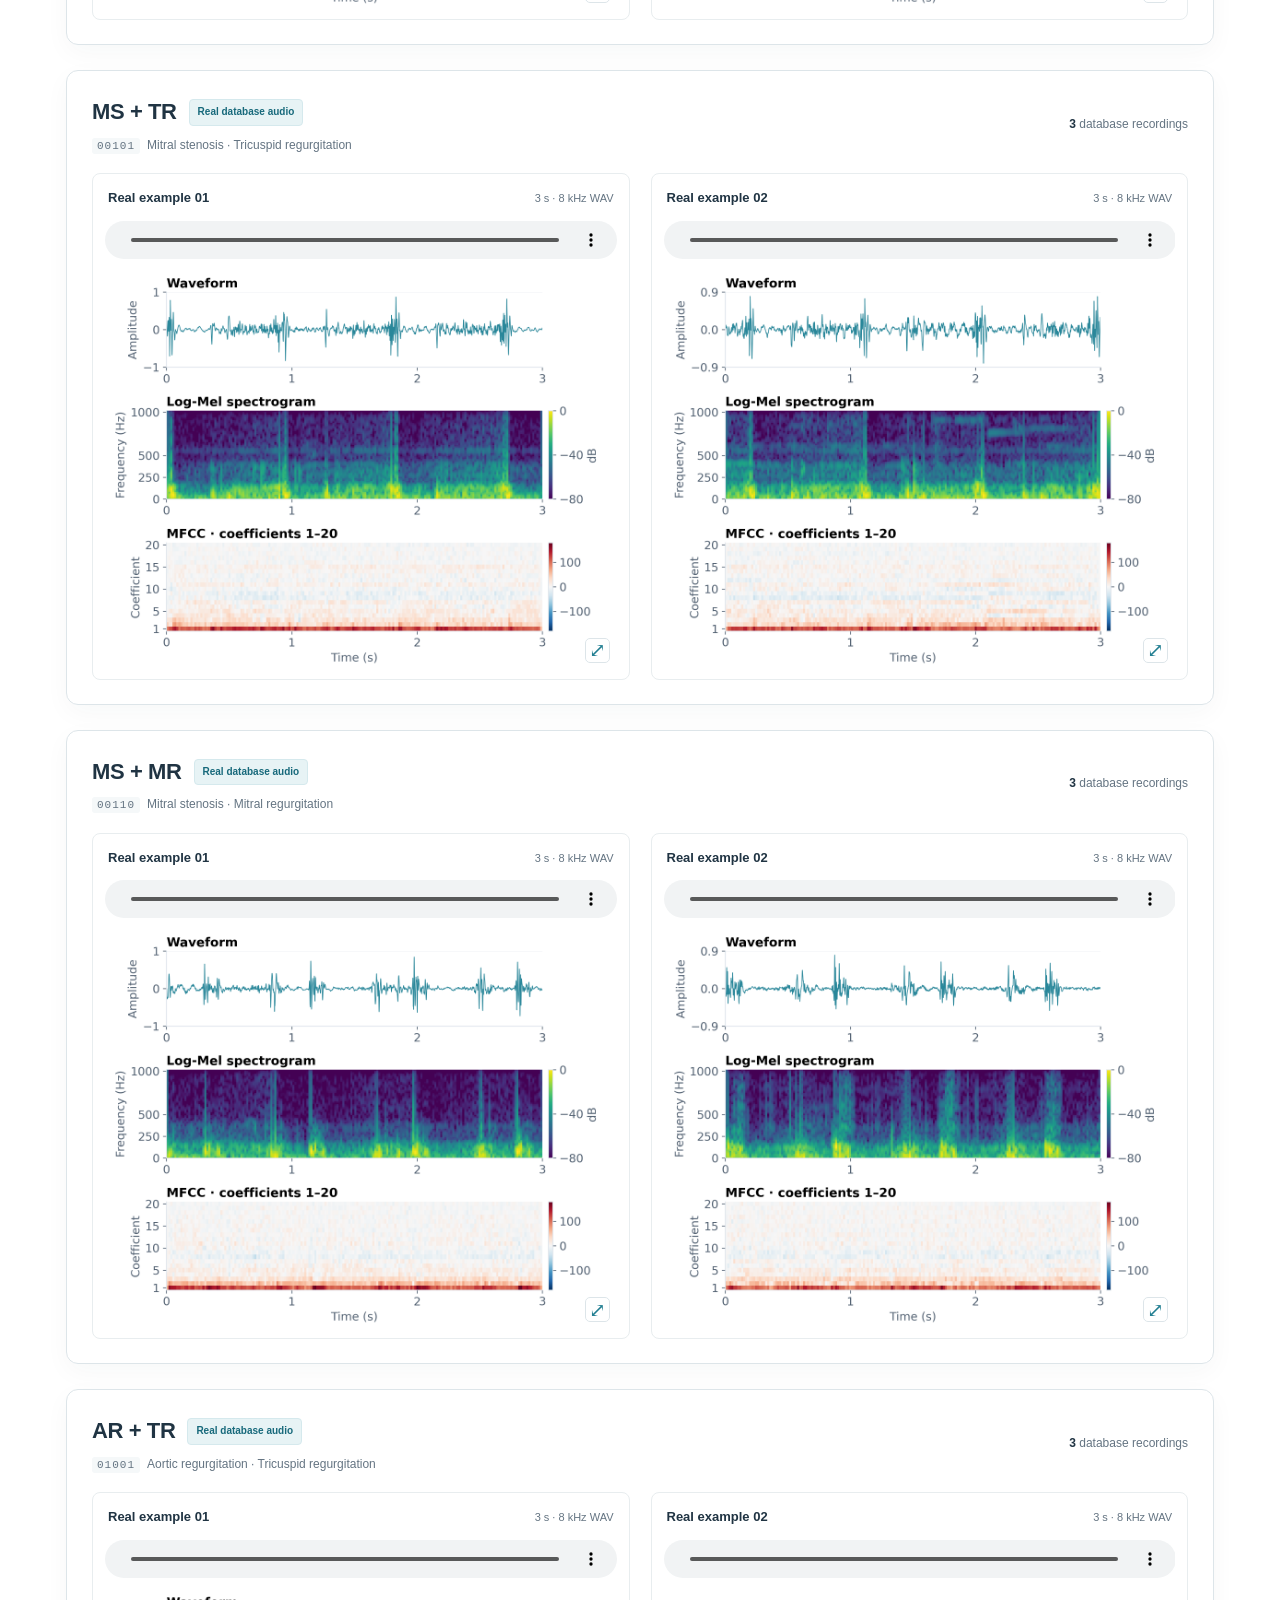
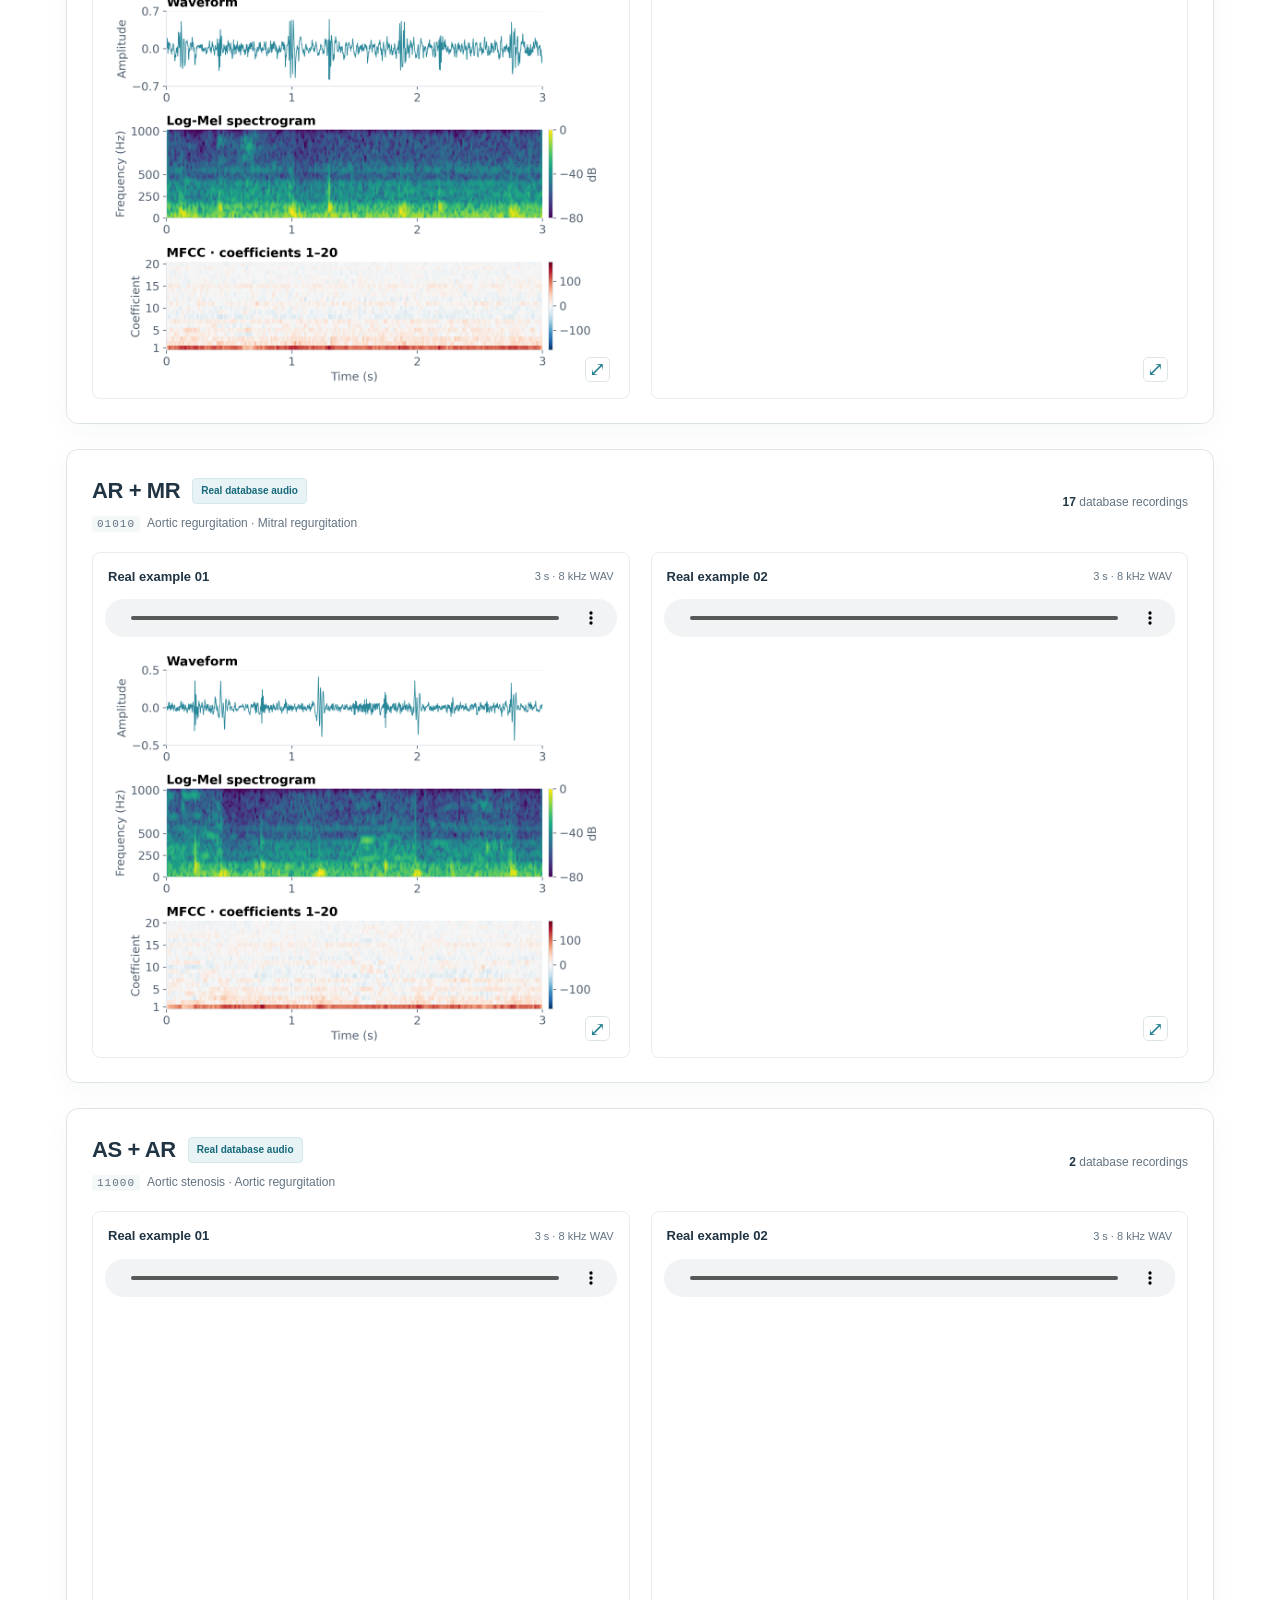
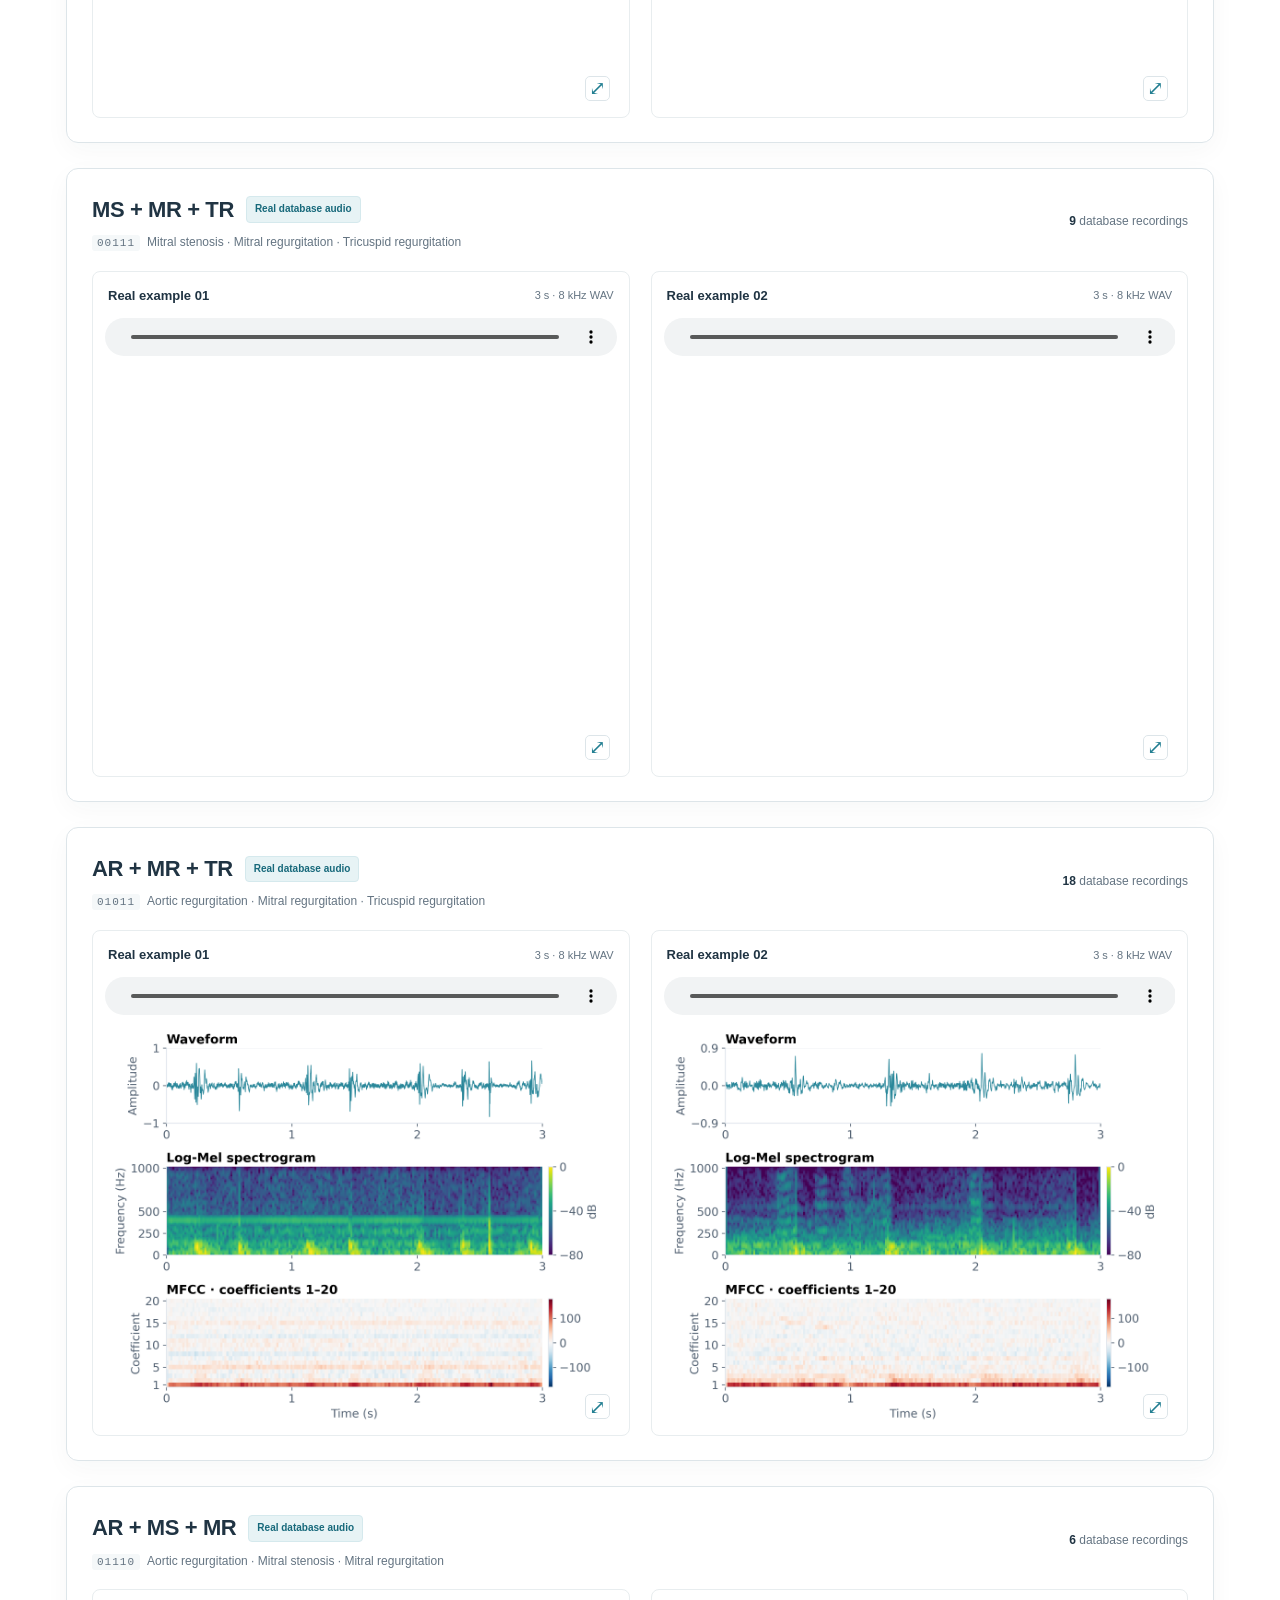
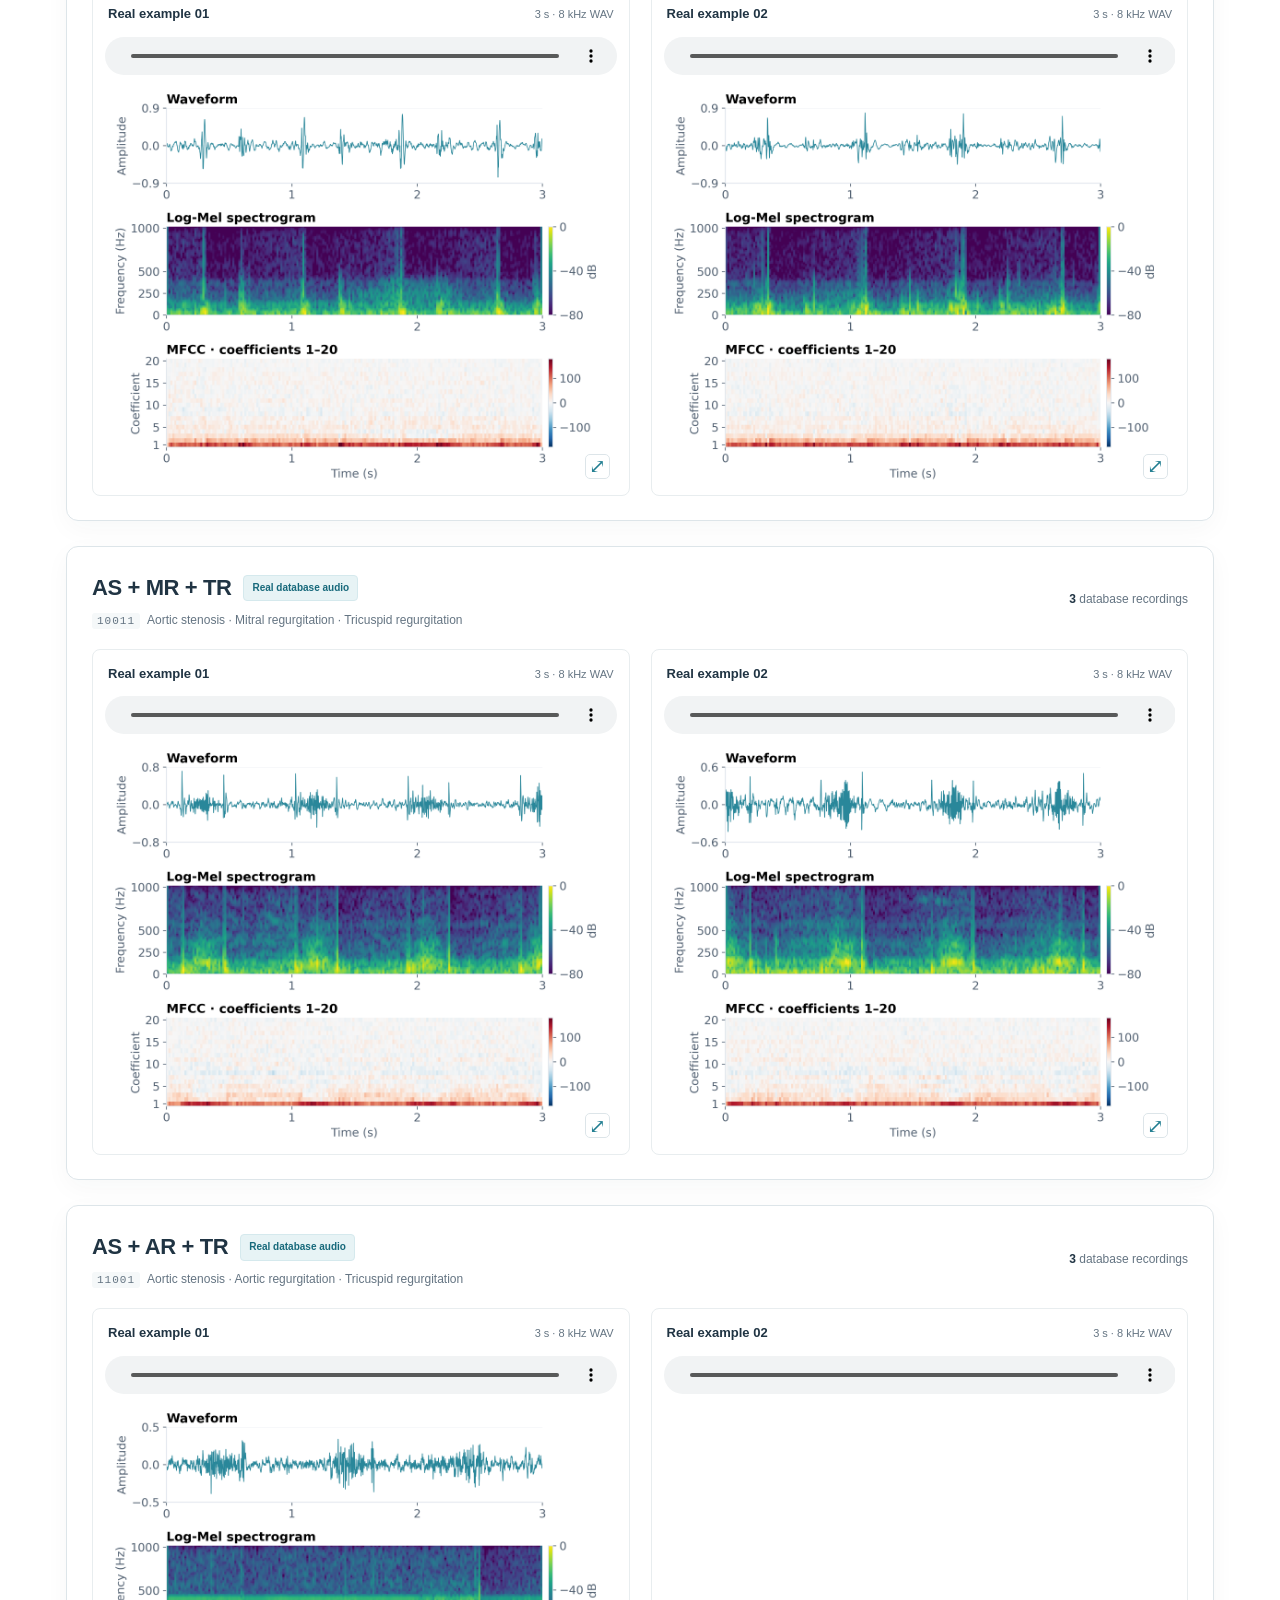
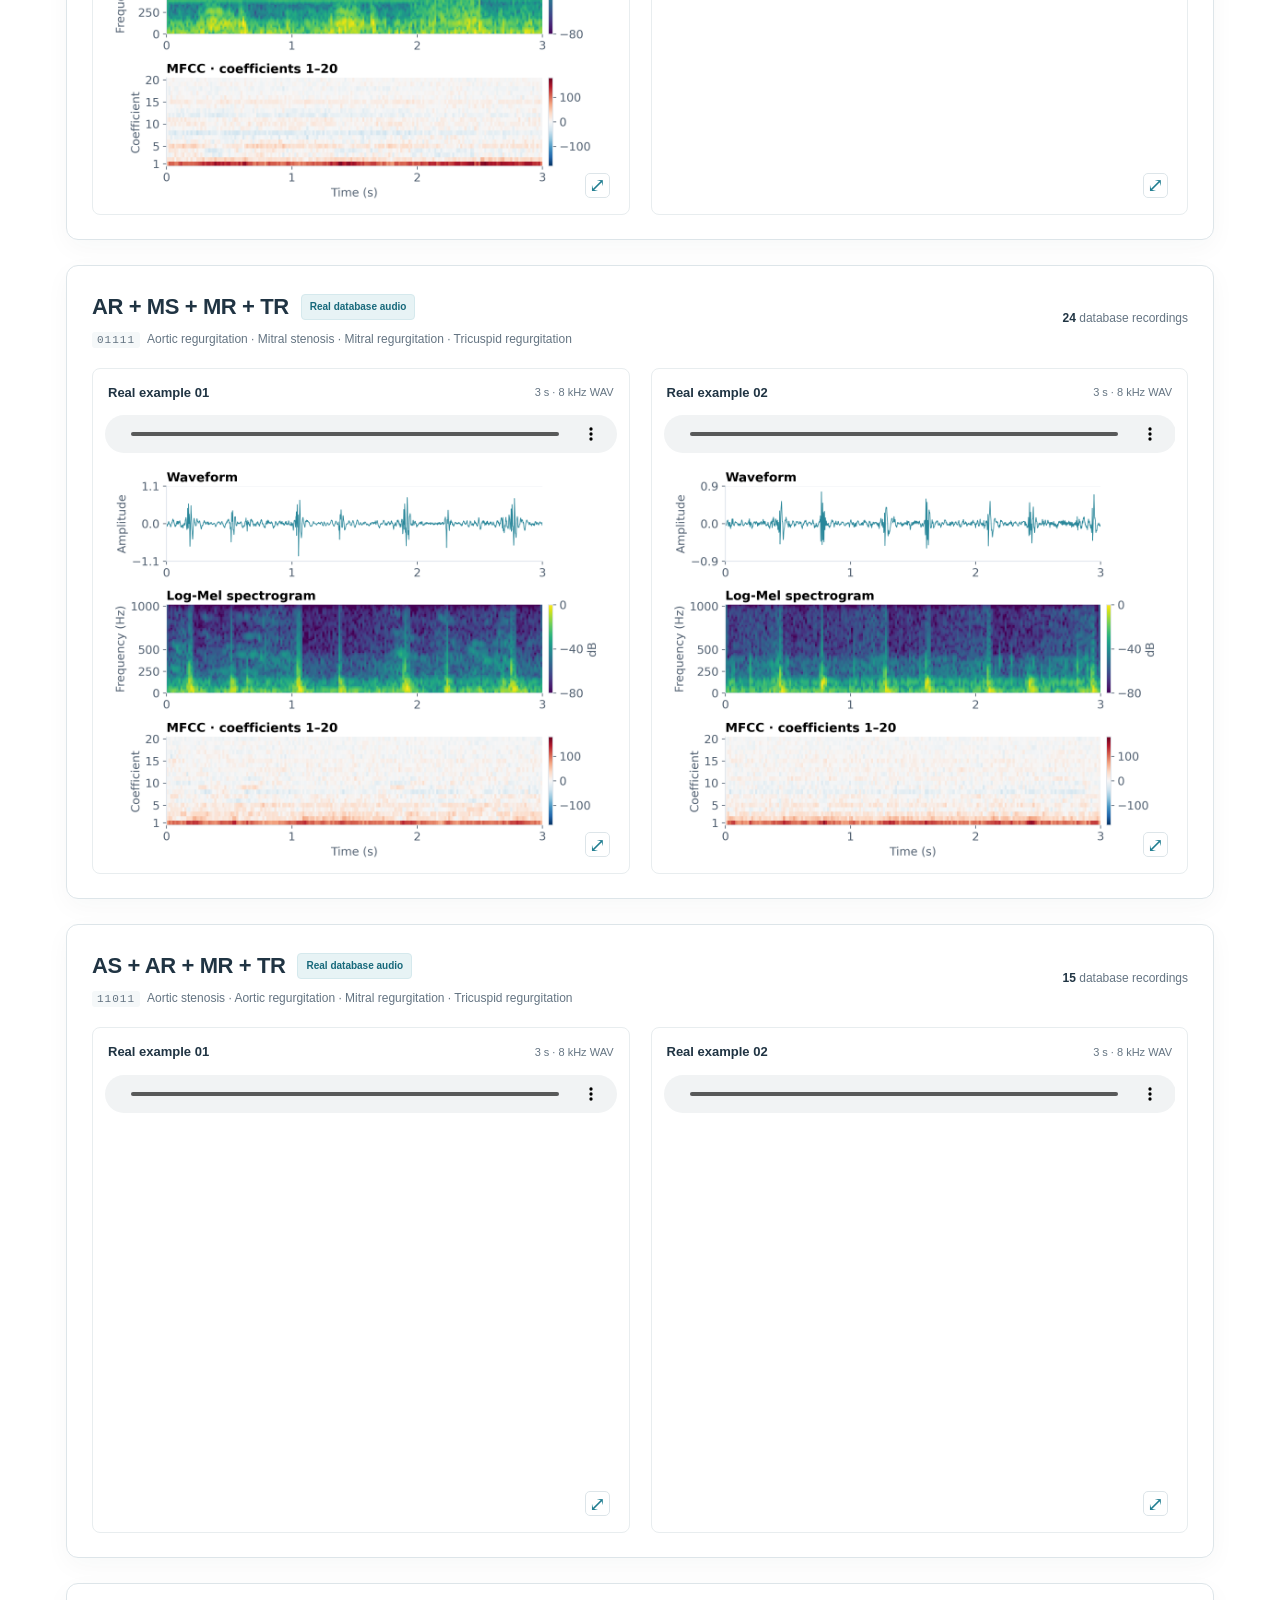
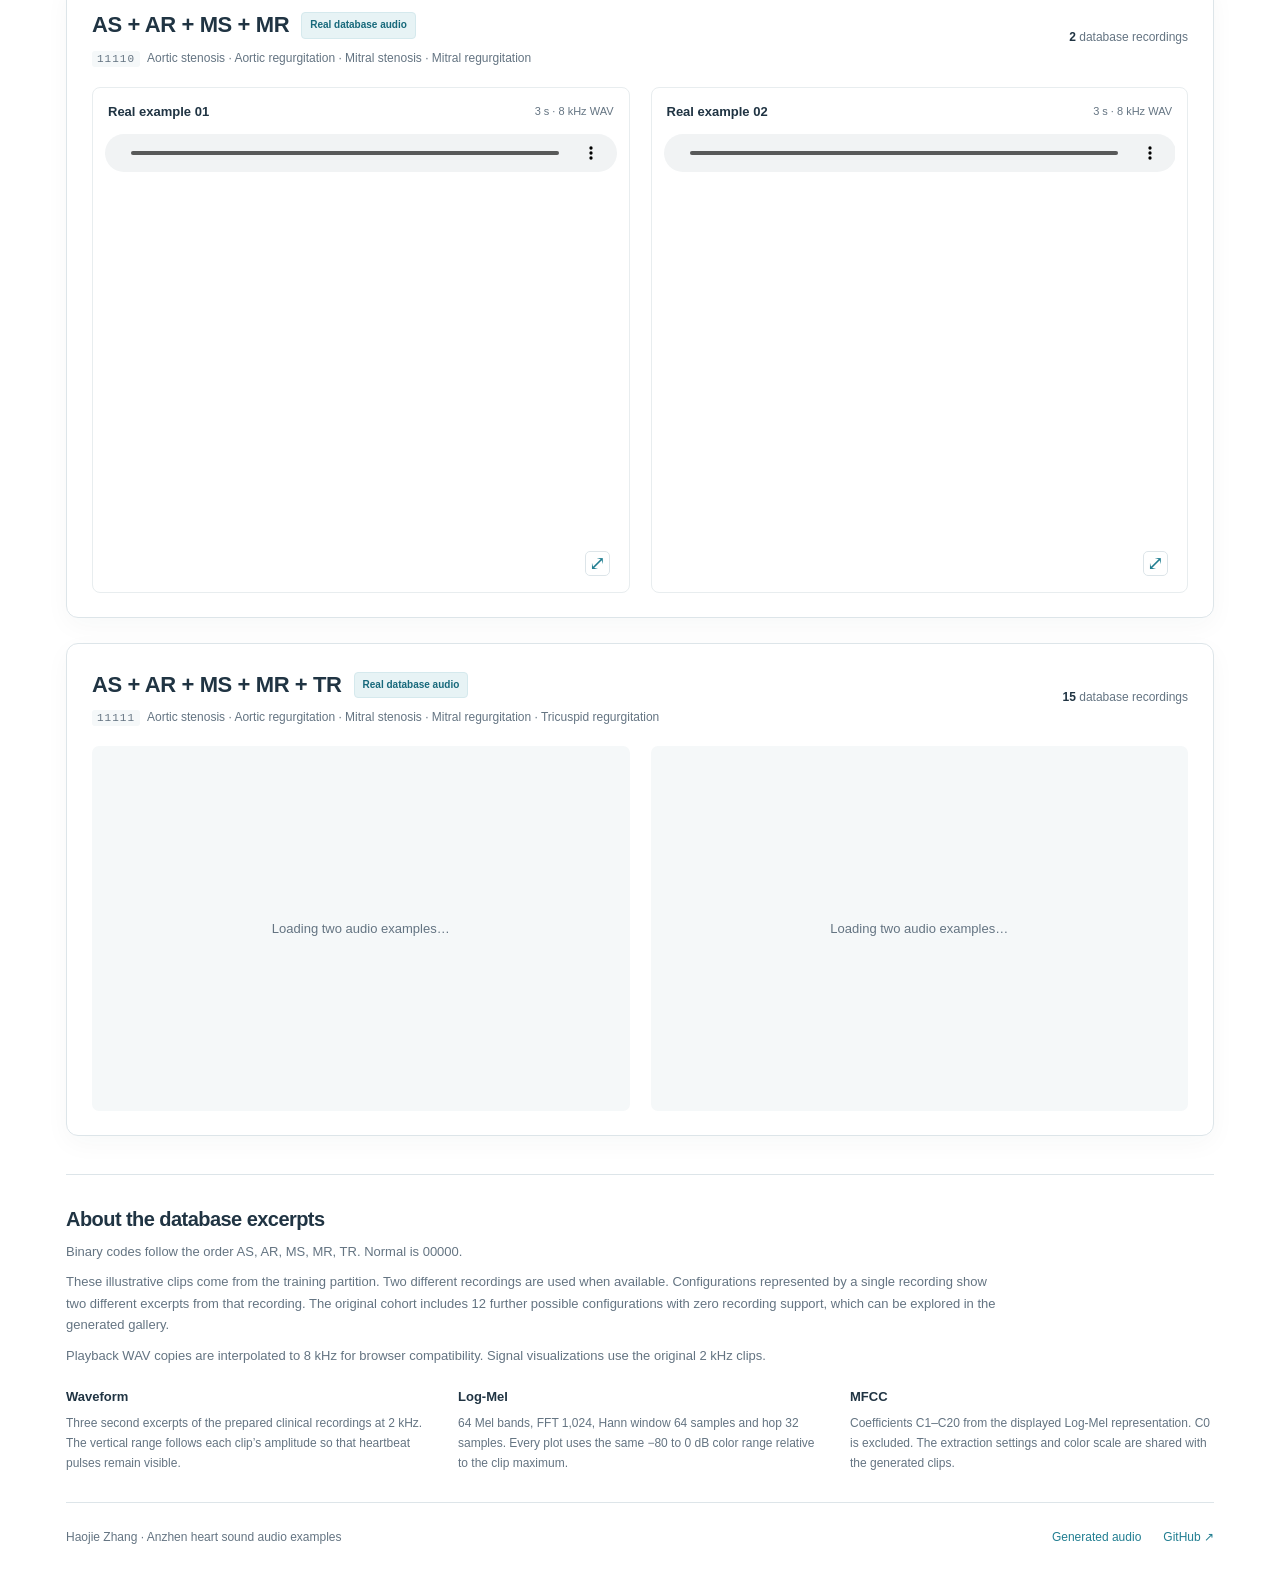
<file: docs/real.html>
<!doctype html>
<html lang="en">
<head>
  <meta charset="utf-8">
  <meta name="viewport" content="width=device-width, initial-scale=1">
  <meta name="description" content="Illustrative real Anzhen heart sound recordings for 20 observed valvular disease configurations, with audio, waveform, Log-Mel and MFCC views.">
  <title>Real Database Audio | VHDiff</title>
  <link rel="canonical" href="https://zhj12399.github.io/VHDiff/real.html">
  <link rel="icon" href="favicon.svg" type="image/svg+xml">
  <link rel="stylesheet" href="styles.css?v=20261105-header">
  <script src="manifest.js?v=20261012-ts2" defer></script>
  <script src="app.js?v=20261012-ts2" defer></script>
</head>
<body data-gallery="real">
  <a class="skip-link" href="#main">Skip to audio gallery</a>
  <header class="site-header"><div class="header-inner"><a class="brand" href="./"><img src="favicon.svg" alt="">VHDiff</a><nav class="top-nav" aria-label="Main navigation"><a href="./">Generated Heart Sounds</a><a href="real.html" aria-current="page">Real Database Audio</a><a class="home-link" href="https://zhj12399.de/">Haojie Zhang ↗</a></nav></div></header>
  <main id="main" class="layout">
    <section class="hero"><p class="eyebrow">Anzhen clinical database · Audio showcase</p><h1>Real recordings.<br><span>Observed disease combinations.</span></h1><p class="lede">Explore real heart sounds from our clinical database. Each observed five disease configuration is represented by two audio clips, with the same waveform, Log-Mel and MFCC views used in the generated gallery.</p><dl class="disease-key" aria-label="Disease Abbreviations"><div><dt>AS</dt><dd>Aortic Stenosis</dd></div><div><dt>AR</dt><dd>Aortic Regurgitation</dd></div><div><dt>MS</dt><dd>Mitral Stenosis</dd></div><div><dt>MR</dt><dd>Mitral Regurgitation</dd></div><div><dt>TR</dt><dd>Tricuspid Regurgitation</dd></div></dl></section>
    <div class="stats" aria-label="Gallery overview"><div class="stat"><strong>20</strong><span>Observed configurations</span></div><div class="stat"><strong>40</strong><span>Real audio examples</span></div><div class="stat"><strong>5</strong><span>Valvular disease attributes</span></div><div class="stat"><strong>3 s</strong><span>Each clip · 2 kHz source</span></div></div>
    <div class="legend"><span class="legend-label"><span class="legend-mark"></span>Real audio from the clinical database</span><span class="legend-note">Support counts refer to recordings with the exact complete disease labels.</span></div>
    <div class="library-heading"><div><h2>Explore the real sounds</h2><p>Two clips per observed configuration. Recording labels are inherited by each excerpt.</p></div><a class="view-link" href="./">Explore generated sounds →</a></div>
    <div class="controls"><div class="controls-top"><div class="search-box"><label class="sr-only" for="search">Search disease configuration</label><input id="search" type="search" placeholder="Search a disease or combination, e.g. MS + MR" autocomplete="off"></div><label class="sr-only" for="jump">Jump to configuration</label><select id="jump"><option value="">Jump to a configuration</option></select><label class="sr-only" for="count-filter">Disease count</label><select id="count-filter"><option value="all">Any disease count</option><option value="0">Normal</option><option value="1">One disease</option><option value="2">Two diseases</option><option value="3">Three diseases</option><option value="4">Four diseases</option><option value="5">Five diseases</option></select></div><div class="filter-row"><span class="filter-label">Contains these attributes</span><button class="chip" type="button" data-disease="AS" aria-pressed="false">AS</button><button class="chip" type="button" data-disease="AR" aria-pressed="false">AR</button><button class="chip" type="button" data-disease="MS" aria-pressed="false">MS</button><button class="chip" type="button" data-disease="MR" aria-pressed="false">MR</button><button class="chip" type="button" data-disease="TR" aria-pressed="false">TR</button></div></div>
    <div class="result-row"><p class="results-status" id="results-status" role="status" aria-live="polite">Loading configurations…</p><button id="reset" class="reset" type="button">Reset filters</button></div>
    <noscript><p class="noscript">Enable JavaScript to load the audio examples and signal visualizations.</p></noscript><div id="gallery"></div><p id="empty" class="empty" hidden>No observed configurations match these filters. Select “Reset filters” to explore the full gallery.</p>
    <section class="feature-note" aria-labelledby="views-title"><h2 id="views-title">About the database excerpts</h2><p>Binary codes follow the order AS, AR, MS, MR, TR. Normal is 00000.</p><p>These illustrative clips come from the training partition. Two different recordings are used when available. Configurations represented by a single recording show two different excerpts from that recording. The original cohort includes 12 further possible configurations with zero recording support, which can be explored in the generated gallery.</p><p>Playback WAV copies are interpolated to 8 kHz for browser compatibility. Signal visualizations use the original 2 kHz clips.</p><div class="feature-grid"><div><h3>Waveform</h3><p>Three second excerpts of the prepared clinical recordings at 2 kHz. The vertical range follows each clip’s amplitude so that heartbeat pulses remain visible.</p></div><div><h3>Log-Mel</h3><p>64 Mel bands, FFT 1,024, Hann window 64 samples and hop 32 samples. Every plot uses the same −80 to 0 dB color range relative to the clip maximum.</p></div><div><h3>MFCC</h3><p>Coefficients C1–C20 from the displayed Log-Mel representation. C0 is excluded. The extraction settings and color scale are shared with the generated clips.</p></div></div></section>
    <footer class="site-footer"><span>Haojie Zhang · Anzhen heart sound audio examples</span><nav aria-label="Footer navigation"><a href="./">Generated audio</a><a href="https://github.com/zhj12399/VHDiff">GitHub ↗</a></nav></footer>
  </main><button class="back-top" id="back-top" type="button" aria-label="Back to top">↑ Top</button>
</body>
</html>
</file>
<file: docs/styles.css>
:root{--ink:#203443;--muted:#647482;--line:#dde5e9;--paper:#fff;--wash:#f5f8f9;--teal:#217e91;--teal-soft:#e7f3f5;--amber:#b3653c;--amber-soft:#fbf0e8;--shadow:0 8px 26px rgba(32,52,67,.035)}
*{box-sizing:border-box}html{scroll-behavior:smooth;scroll-padding-top:92px}body{margin:0;color:var(--ink);background:var(--paper);font:15px/1.65 -apple-system,BlinkMacSystemFont,"Segoe UI",Arial,sans-serif}a{color:var(--teal);text-decoration:none}a:hover{text-decoration:underline}button,input,select{font:inherit}button,a,input,select,audio{outline-offset:4px}button:focus-visible,a:focus-visible,input:focus-visible,select:focus-visible{outline:2px solid var(--teal)}button{cursor:pointer}.skip-link{position:absolute;left:20px;top:-70px;padding:10px;background:white;z-index:20}.skip-link:focus{top:10px}.site-header{height:76px;border-bottom:1px solid var(--line);background:rgba(255,255,255,.97);position:sticky;top:0;z-index:5}.header-inner{max-width:1220px;margin:auto;display:flex;align-items:center;justify-content:space-between;height:100%;padding:0 36px;gap:20px}.brand{display:flex;gap:10px;align-items:center;color:var(--ink);font-size:17px;font-weight:700;letter-spacing:-.3px}.brand:hover{text-decoration:none}.brand img{width:30px;height:30px}.top-nav{display:flex;align-items:center;gap:25px;font-size:14px}.top-nav a{color:var(--muted);white-space:nowrap}.top-nav a[aria-current=page]{color:var(--teal);font-weight:650}.top-nav .home-link{font-size:13px;border-left:1px solid var(--line);padding-left:25px}.layout{max-width:1220px;margin:auto;padding:0 36px}.hero{padding:53px 0 31px;max-width:960px}.eyebrow{font-size:11px;color:var(--teal);font-weight:750;letter-spacing:2.2px;text-transform:uppercase;margin:0 0 15px}h1{font-size:clamp(31px,4vw,47px);line-height:1.14;font-weight:650;letter-spacing:-1.5px;margin:0 0 20px}h1 span{color:var(--teal)}.lede{max-width:770px;font-size:17px;line-height:1.75;color:var(--muted);margin:0 0 22px}.byline{font-size:13px;color:var(--muted);margin:0;display:flex;gap:10px;flex-wrap:wrap}.byline .dot{color:#acb8c0}.stats{display:grid;grid-template-columns:repeat(4,1fr);border:1px solid var(--line);border-radius:12px;background:var(--wash);margin:1px 0 25px;overflow:hidden}.stat{padding:20px 24px;border-right:1px solid var(--line)}.stat:last-child{border:0}.stat strong{display:block;font-size:27px;font-weight:650;letter-spacing:-.7px;line-height:1.25}.stat span{font-size:12px;color:var(--muted)}.legend{display:flex;align-items:center;flex-wrap:wrap;gap:10px 24px;margin:19px 0 25px;font-size:13px;color:var(--muted)}.legend-label{display:flex;gap:8px;align-items:center}.legend-mark{width:8px;height:8px;border-radius:50%;background:var(--teal)}.legend-mark.new{background:var(--amber)}.legend-note{font-size:12px;color:var(--muted)}.library-heading{display:flex;align-items:flex-start;justify-content:space-between;gap:20px;margin:35px 0 17px}h2{font-size:23px;line-height:1.3;letter-spacing:-.55px;font-weight:650;margin:0 0 7px}.library-heading p{margin:0;color:var(--muted);font-size:14px}.view-link{padding-top:5px;font-size:13px;white-space:nowrap}.controls{padding:19px 20px;border:1px solid var(--line);border-radius:10px;background:#fff;margin-bottom:27px}.controls-top{display:flex;gap:12px;align-items:center;flex-wrap:wrap}.search-box{flex:1;min-width:210px;position:relative}.search-box input{width:100%;height:42px;border:1px solid var(--line);border-radius:7px;padding:9px 13px;color:var(--ink);background:var(--wash)}select{height:42px;border:1px solid var(--line);border-radius:7px;background:white;color:var(--ink);padding:7px 35px 7px 12px;max-width:260px}.filter-row{display:flex;gap:7px;align-items:center;flex-wrap:wrap;margin-top:14px}.filter-label{color:var(--muted);font-size:12px;margin-right:5px}.chip{border:1px solid var(--line);background:white;border-radius:6px;padding:5px 12px;font-size:12px;color:var(--muted)}.chip[aria-pressed=true]{background:var(--teal-soft);border-color:#b8dbe1;color:#18677a;font-weight:650}.chip.new[aria-pressed=true]{background:var(--amber-soft);border-color:#e9c9b5;color:#99512d}.disease-filter{margin-left:auto;display:flex;align-items:center;gap:6px;flex-wrap:wrap}.result-row{display:flex;justify-content:space-between;align-items:center;margin:0 0 17px;gap:10px}.results-status{font-size:13px;color:var(--muted);margin:0}.reset{border:0;background:transparent;color:var(--teal);font-size:12px;padding:5px}.condition{border:1px solid var(--line);border-radius:12px;padding:23px 25px 24px;margin:0 0 25px;box-shadow:var(--shadow);scroll-margin-top:95px}.condition[hidden]{display:none}.condition-head{display:flex;align-items:center;justify-content:space-between;gap:18px;margin-bottom:18px}.condition-title{display:flex;gap:12px;align-items:center;flex-wrap:wrap}.condition h3{font-size:22px;letter-spacing:-.4px;margin:0;font-weight:650}.condition-sub{font-size:12px;color:var(--muted);margin:5px 0 0}.condition-sub .code{font-family:ui-monospace,SFMono-Regular,Consolas,monospace;letter-spacing:1px;font-size:11px;padding:2px 5px;background:var(--wash);border-radius:3px;margin-right:7px}.badge{font-size:10px;font-weight:650;white-space:nowrap;border-radius:4px;padding:4px 8px;background:var(--teal-soft);color:#17697b;border:1px solid #d5e9ed}.badge.new{background:var(--amber-soft);color:#9a532f;border-color:#eedbce}.support{font-size:12px;color:var(--muted);text-align:right;white-space:nowrap}.support strong{font-weight:650;color:var(--ink)}.samples{display:grid;grid-template-columns:1fr 1fr;gap:21px}.sample{min-width:0;border:1px solid #e8edef;background:#fff;border-radius:8px;padding:13px 12px 10px}.sample-top{display:flex;justify-content:space-between;align-items:center;gap:10px;padding:0 3px 5px}.sample-title{font-size:13px;font-weight:650}.sample-duration{font-size:11px;color:var(--muted)}audio{display:block;width:100%;height:38px;margin:7px 0 9px}.sample img{display:block;width:100%;height:auto;aspect-ratio:888/558;object-fit:contain;background:white}.download{display:inline-block;font-size:11px;padding:2px 3px}.plot-hint{font-size:11px;color:var(--muted);margin-left:8px}.loading{min-height:365px;display:flex;align-items:center;justify-content:center;color:var(--muted);font-size:13px;background:var(--wash);border-radius:7px}.load-error{font-size:13px;color:#a54132;padding:20px}.load-error button{margin:10px;border:1px solid var(--line);padding:5px 12px;border-radius:5px;background:white}.empty{padding:55px 20px;border:1px dashed var(--line);text-align:center;color:var(--muted);border-radius:10px}.empty[hidden]{display:none}.feature-note{border-top:1px solid var(--line);padding:31px 0 28px;margin-top:38px}.feature-note h2{font-size:20px}.feature-note p{font-size:13px;color:var(--muted);max-width:940px;margin:9px 0}.feature-grid{display:grid;grid-template-columns:repeat(3,1fr);gap:28px;margin-top:20px}.feature-grid h3{font-size:13px;margin:0 0 5px}.feature-grid p{font-size:12px;line-height:1.7;margin:0}.site-footer{border-top:1px solid var(--line);padding:25px 0 35px;font-size:12px;color:var(--muted);display:flex;justify-content:space-between;gap:15px;flex-wrap:wrap}.site-footer nav{display:flex;gap:22px}.back-top{position:fixed;bottom:22px;right:22px;border:1px solid var(--line);background:rgba(255,255,255,.96);color:var(--teal);border-radius:8px;padding:8px 12px;font-size:12px;box-shadow:var(--shadow)}.sr-only{position:absolute;width:1px;height:1px;overflow:hidden;clip:rect(0,0,0,0);white-space:nowrap}.noscript{background:var(--amber-soft);padding:15px;border-radius:7px}
@media(min-width:1500px){.layout,.header-inner{max-width:1290px}.hero{padding-top:62px}}
@media(max-width:850px){.top-nav{gap:17px}.top-nav .home-link{padding-left:17px}.layout,.header-inner{padding-left:22px;padding-right:22px}.hero{padding-top:35px}.stat{padding:17px 16px}.condition{padding:20px 18px}.disease-filter{margin-left:0;width:100%;margin-top:7px}.controls-top select{max-width:100%;flex:1}.sample{padding:10px 8px}}
@media(max-width:600px){.site-header{height:auto;min-height:78px}.header-inner{flex-wrap:wrap;padding-top:12px;padding-bottom:12px;gap:7px}.brand{font-size:16px}.top-nav{width:100%;justify-content:space-between;gap:10px;font-size:12px}.top-nav .home-link{font-size:11px;border:0;padding:0}.layout{padding:0 16px}.hero{padding:32px 0 23px}h1{font-size:33px;letter-spacing:-1px}.lede{font-size:15px}.stats{grid-template-columns:1fr 1fr}.stat{padding:16px;border-bottom:1px solid var(--line)}.stat:nth-child(2){border-right:0}.stat:nth-child(n+3){border-bottom:0}.stat strong{font-size:25px}.library-heading{flex-direction:column;gap:4px;margin-top:28px}.controls{padding:14px}.controls-top{gap:9px}.search-box{min-width:100%}select{font-size:13px}.filter-row{gap:6px}.chip{padding:5px 9px}.condition{padding:17px 13px}.condition-head{align-items:flex-start;gap:9px;flex-wrap:wrap}.condition h3{font-size:20px}.condition-title{gap:8px}.support{text-align:left;font-size:11px}.samples{grid-template-columns:1fr;gap:15px}.sample{padding:12px 10px}.legend{gap:10px 17px;font-size:12px}.feature-grid{grid-template-columns:1fr;gap:15px}.back-top{bottom:14px;right:14px}.byline{font-size:12px}.site-footer nav{gap:15px}}
@media(prefers-reduced-motion:reduce){html{scroll-behavior:auto}}


.disease-key{display:flex;flex-wrap:wrap;gap:10px 24px;margin:22px 0 0;font-size:13px;line-height:1.6}.disease-key>div{display:flex;align-items:baseline;gap:7px}.disease-key dt{font-weight:700;color:var(--teal)}.disease-key dd{margin:0;color:var(--muted)}
.sample img{aspect-ratio:2220/1740}
.plot-preview{display:block;position:relative;width:100%;padding:0;border:0;border-radius:5px;background:white;cursor:zoom-in;text-align:left;overflow:hidden}
.plot-preview:hover{box-shadow:0 0 0 2px #b8dbe1}
.enlarge-icon{position:absolute;right:7px;bottom:6px;background:rgba(255,255,255,.94);border:1px solid var(--line);color:var(--teal);border-radius:5px;width:25px;height:25px;display:grid;place-items:center;font-size:20px;line-height:1}
.plot-open{overflow:hidden}
.plot-dialog{width:min(1200px,96vw);max-width:96vw;max-height:94vh;padding:0;border:1px solid var(--line);border-radius:12px;color:var(--ink);box-shadow:0 24px 90px #10243055;overflow:hidden;background:#fff}
.plot-dialog::backdrop{background:#152630b8;backdrop-filter:blur(3px)}
.plot-dialog-head{display:flex;align-items:center;justify-content:space-between;gap:20px;padding:14px 20px;border-bottom:1px solid var(--line);background:#fff}
.plot-dialog-head h2{font-size:17px;margin:0;line-height:1.4;letter-spacing:0}
.plot-close{flex:none;border:1px solid var(--line);border-radius:6px;background:var(--wash);width:36px;height:36px;font-size:28px;line-height:1;color:var(--ink)}
.plot-dialog-body{overflow:auto;max-height:calc(94vh - 66px);overscroll-behavior:contain;padding:10px}
.plot-dialog-body img{display:block;width:100%;height:auto;background:white}
@media(max-width:600px){.plot-dialog-head{padding:11px 12px}.plot-dialog-head h2{font-size:14px}.plot-dialog-body{padding:0}.enlarge-icon{width:23px;height:23px}}
</file>
